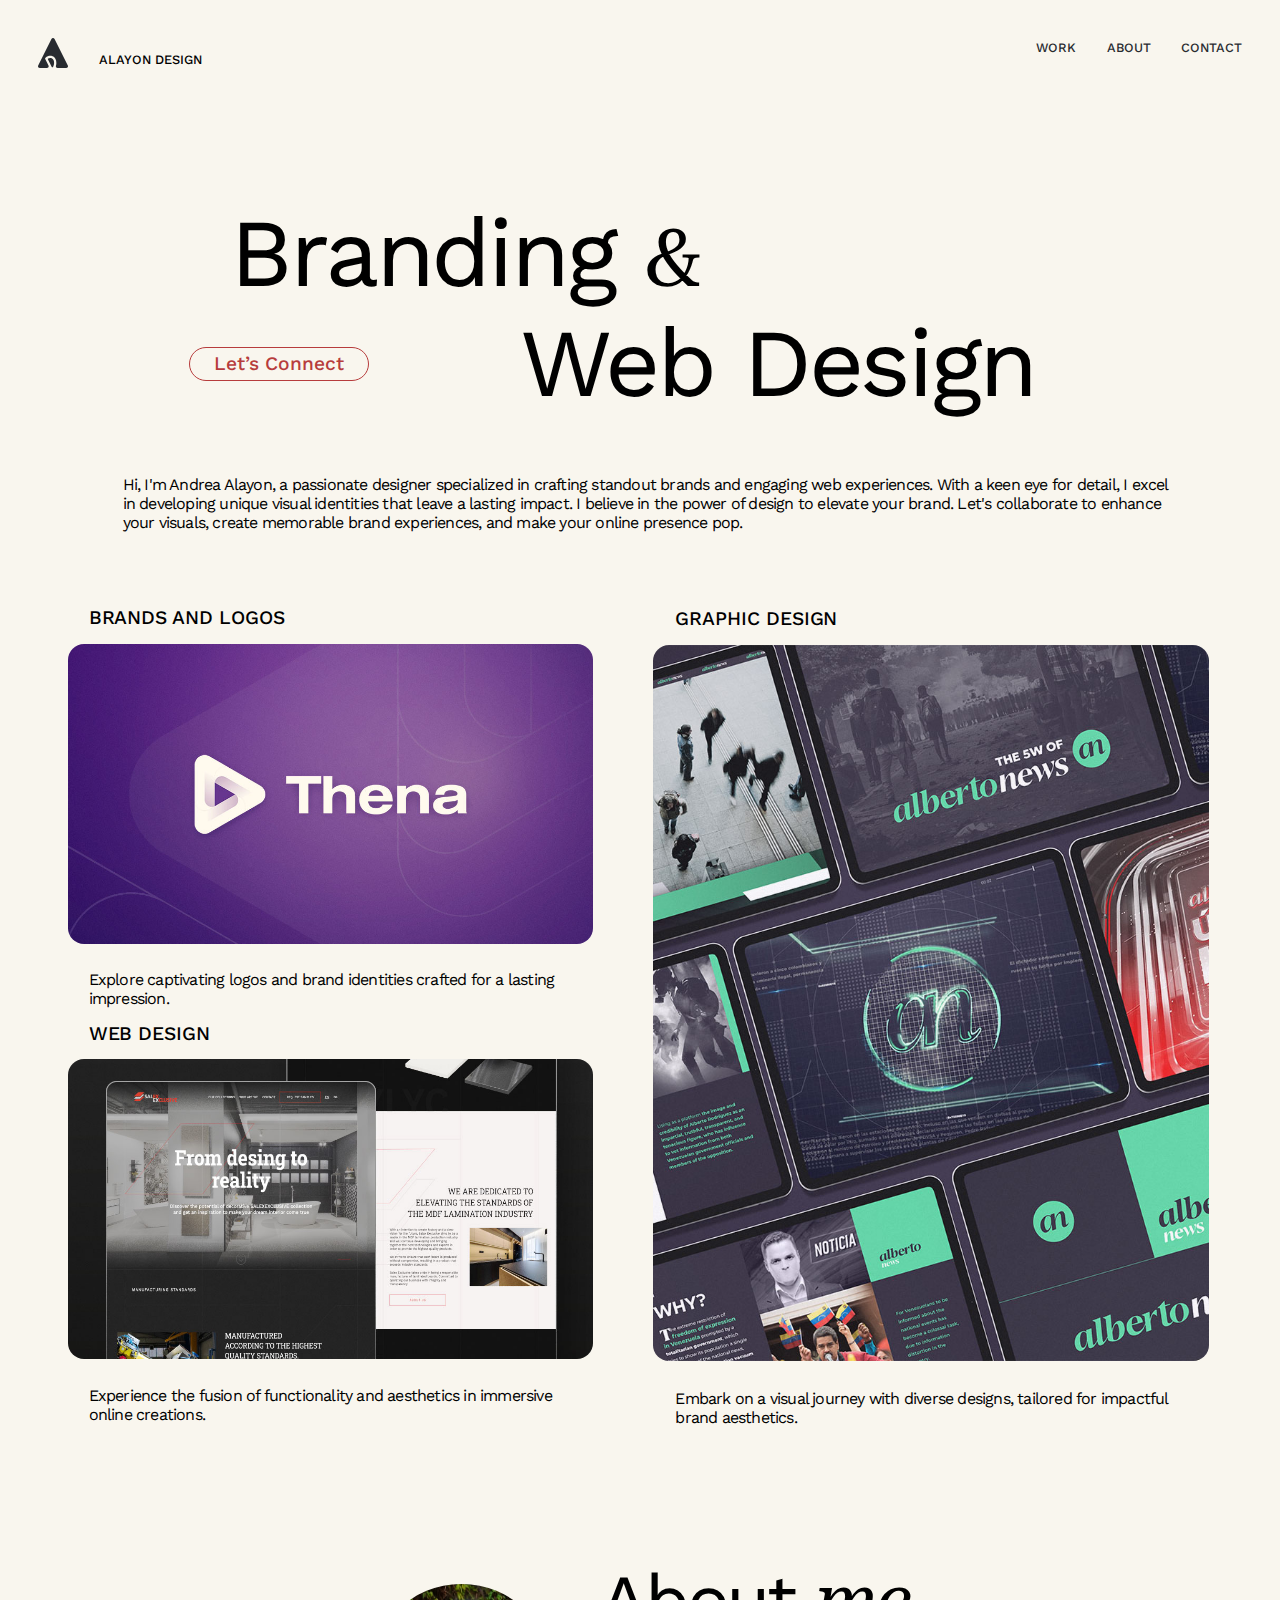
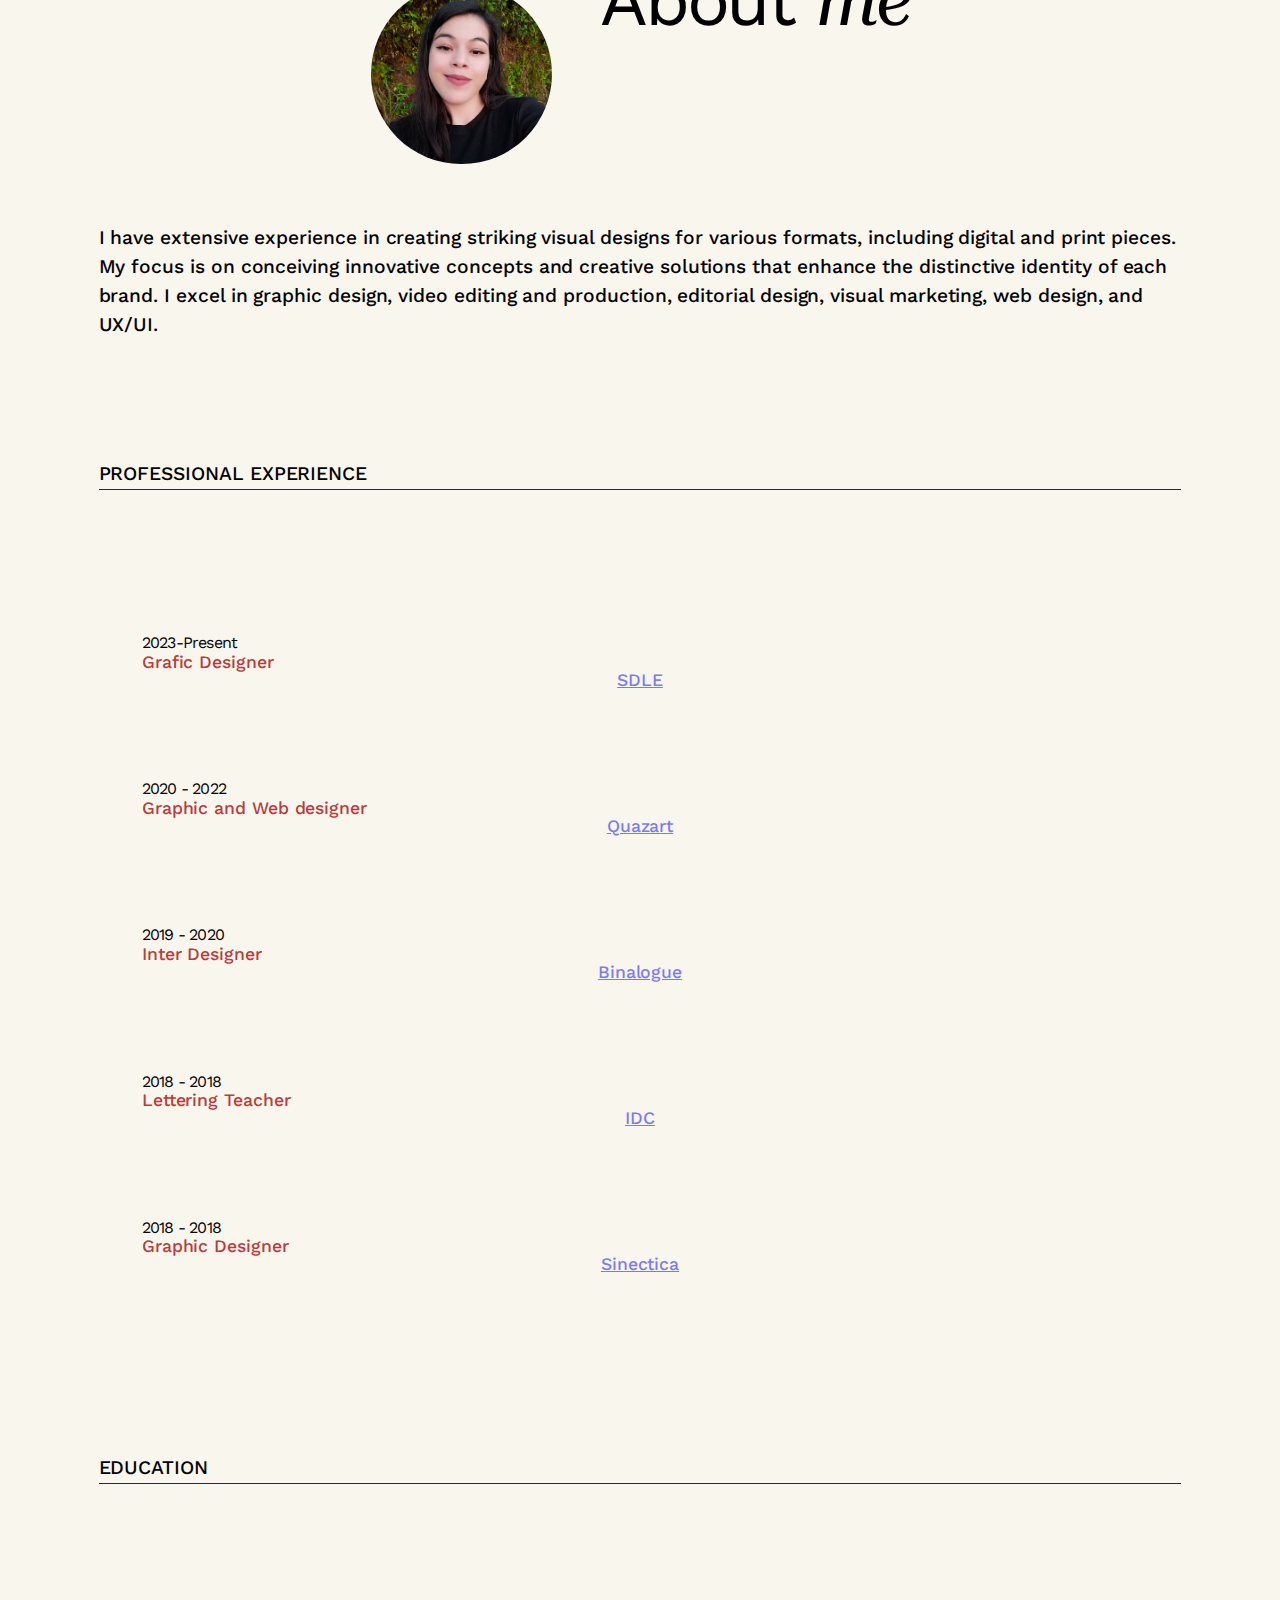
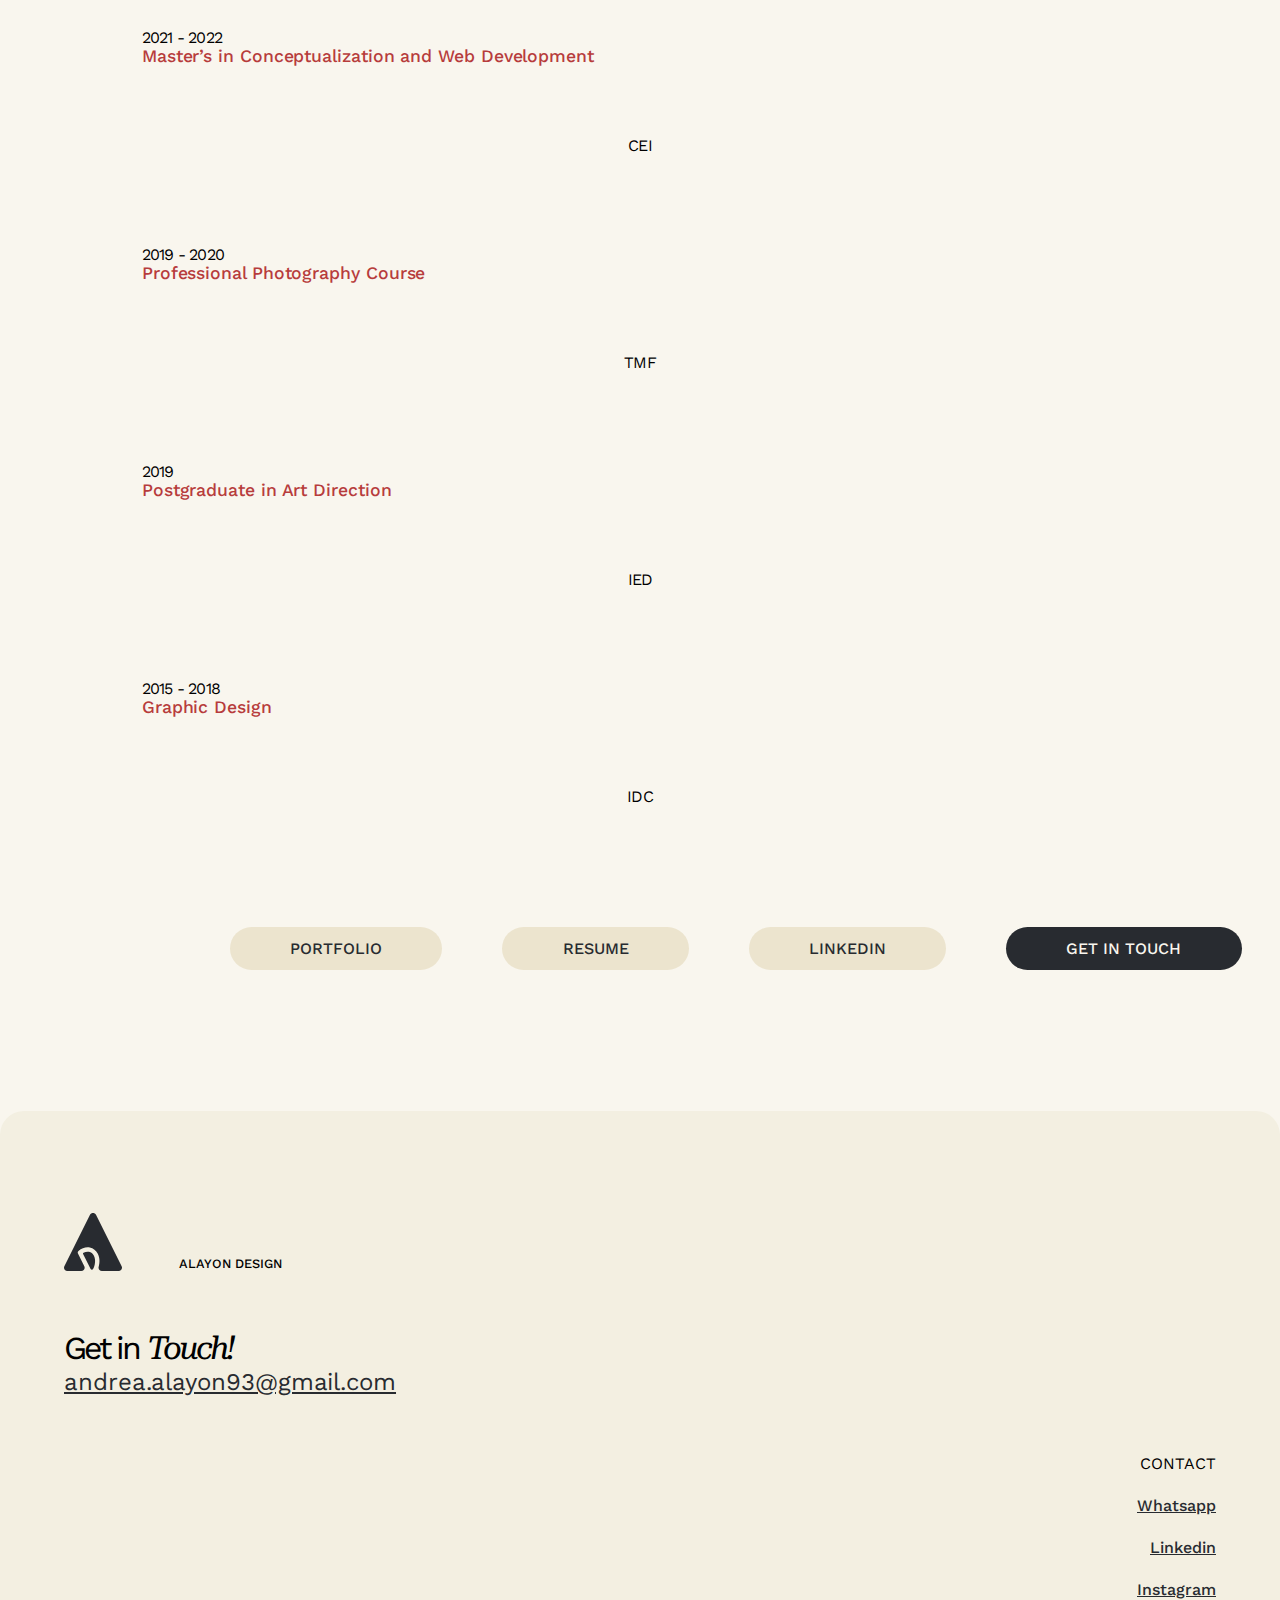
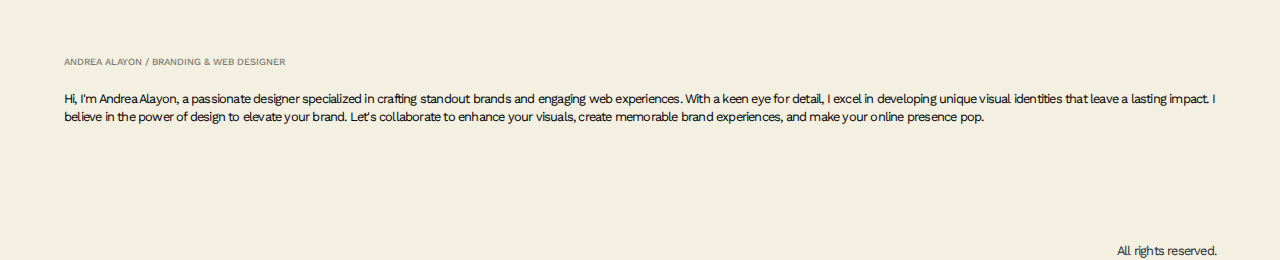
<file: index.html>
<!DOCTYPE html>
<html lang="en">

<head>
    <meta charset="UTF-8">
    <meta name="viewport" content="width=device-width, initial-scale=1.0">


    <!-- BOOTSTRAP -->
    <link href="https://cdn.jsdelivr.net/npm/bootstrap@5.3.2/dist/css/bootstrap.min.css" rel="stylesheet"
        integrity="sha384-T3c6CoIi6uLrA9TneNEoa7RxnatzjcDSCmG1MXxSR1GAsXEV/Dwwykc2MPK8M2HN" crossorigin="anonymous">
    <!-- FONTS -->
    <link rel="preconnect" href="https://fonts.googleapis.com">
    <link rel="preconnect" href="https://fonts.gstatic.com" crossorigin>
    <link
        href="https://fonts.googleapis.com/css2?family=Roboto+Serif:ital,opsz,wght@0,8..144,500;1,8..144,500&family=Work+Sans:wght@400;500&display=swap"
        rel="stylesheet">
    <!-- CSS-->
    <link rel="stylesheet" href="CSS/style.css">
    <!-- FAVICON -->
    <link rel="apple-touch-icon" sizes="180x180" href="img/favicon/apple-touch-icon.png">
    <link rel="icon" type="image/png" sizes="32x32" href="img/favicon/favicon-32x32.png">
    <link rel="icon" type="image/png" sizes="16x16" href="img/favicon/favicon-16x16.png">
    <link rel="manifest" href="img/favicon/site.webmanifest">
    <link rel="mask-icon" href="img/favicon/safari-pinned-tab.svg" color="#5bbad5">
    <meta name="msapplication-TileColor" content="#da532c">
    <meta name="theme-color" content="#ffffff">
    <!-- TITTLE -->
    <title>Alayón Design</title>
</head>

<body class="body">
    <div class="box">
        <!--HEADER-->
        <div class="header">
            <div class="headerLogo">
                <img src="img/alayon_design_logo_grey.svg" onclick="window.location.href='index.html'" alt="logo"
                    class="logo">
                <h5>ALAYON DESIGN</h5>
                <h5></h5>
            </div>
            <div class="headerNav">

                <ul class="nav">
                    <li class="nav-item">
                        <a class="nav-link" aria-current="page" href="#portfolio">WORK</a>
                    </li>
                    <li class="nav-item">
                        <a class="nav-link" href="#about">ABOUT</a>
                    </li>
                    <li class="nav-item">
                        <a class="contact"
                        href="#footer">CONTACT</a>
                    </li>
                </ul>

            </div>
        </div>

        <!--HOME-->
        <section class="container-fluid home">
            <h1>Branding <span>&</span><br>
                Web Design
            </h1>
            <p>Hi, I'm Andrea Alayon, a passionate designer specialized in crafting standout brands and engaging web
                experiences. With a keen eye for detail, I excel in developing unique visual identities that leave a
                lasting impact. I believe in the power of design to elevate your brand. Let's collaborate to enhance
                your visuals, create memorable brand experiences, and make your online presence pop.</p>
            <div class="container btnBox">
                <button type="button" class="btn btn-link"
                    onclick="location.href='mailto:andrea.alayon93@gmail.com?subject=Job%20Interview%20Request&body=Hi%20Andrea!%20I%20have%20reviewed%20your%20profile%20and%20I%20am%20very%20interested%20in%20talking%20to%20you%20about%20an%20job%20opportunity.%20Can%20we%20schedule%20a%20quick%20call%20this%20week?%20Thank%20you!'">Let’s
                    Connect</button>
            </div>
        </section>
        <!--HOME 2-->
        <section class="container-fluid homeTwo">
            <div class="container branding">
                <h1>Branding <span>&</span></h1>
            </div>
            <div class="container-fluid webDesign">

                <div class="container btnBox">
                    <button type="button" class="btn btn-link"
                        onclick="location.href='mailto:andrea.alayon93@gmail.com?subject=Job%20Interview%20Request&body=Hi%20Andrea!%20I%20have%20reviewed%20your%20profile%20and%20I%20am%20very%20interested%20in%20talking%20to%20you%20about%20an%20job%20opportunity.%20Can%20we%20schedule%20a%20quick%20call%20this%20week?%20Thank%20you!'">Let’s
                        Connect</button>
                </div>

                <h1>Web Design</h1>
            </div>
            <div class="container-fluid text">
                <div class="row">
                    <div class="col-6"></div>
                    <div class="col-6">
                        <p>Hi, I'm Andrea Alayon, a passionate designer specialized in crafting standout brands and
                            engaging web
                            experiences. With a keen eye for detail, I excel in developing unique visual identities
                            that
                            leave a
                            lasting impact. I believe in the power of design to elevate your brand. Let's
                            collaborate to
                            enhance
                            your visuals, create memorable brand experiences, and make your online presence pop.</p>
                    </div>
                </div>
            </div>



        </section>

        <!--Portfolio-->
        <section id="portfolio" class="container-fluid portfolio">
            <div class="row pfs">
                <!--COl1-->
                <div class="col-12 col-md-6">
                    <div class="row porRow">
                        <div class="col-12 porColCss porA">
                            <h5>GRAPHIC DESIGN</h5>
                            <div class="container-fluid porBox porBoxA"
                                onclick="window.open('portfolioGraphic.html', '_blank');">
                            </div>
                            <div class="container-fluid">
                                <p>Embark on a visual journey with diverse designs, tailored for impactful brand
                                    aesthetics.
                                </p>
                                <button type="button" class="btn btn-link"
                                    onclick="window.open('portfolioGraphic.html', '_blank');">Discover</button>
                            </div>
                        </div>
                        <div class="col-12 porColCss porB">
                            <h5>BRANDS AND LOGOS</h5>
                            <div class="container-fluid porBox porBoxB"
                                onclick="window.open('portfolioLogos.html', '_blank');">

                            </div>
                            <div class="container-fluid">
                                <p>Explore captivating logos and brand identities crafted for a lastin g impression.</p>
                                <button type="button" class="btn btn-link"
                                    onclick="window.open('portfolioLogos.html', '_blank');">Discover</button>
                            </div>
                        </div>
                    </div>
                </div>

                <!--COL2-->
                <div class="col-12 col-md-6">
                    <div class="row porRow">
                        <div class="col-12 porColCss porC " onclick="window.open('portfolioWeb.html', '_blank');">
                            <h5>WEB DESIGN</h5>
                            <div class="container-fluid porBox porBoxC">

                            </div>
                            <div class="container-fluid">
                                <p>Experience the fusion of functionality and aesthetics in immersive online creations.
                                </p>
                                <button type="button" class="btn btn-link"
                                    onclick="window.open('portfolioWeb.html', '_blank');">Discover</button>
                            </div>
                        </div>
                    </div>
                </div>
            </div>

            <div class="row pfm">
                <!--COl1-->
                <div class="col-12 col-md-6">
                    <div class="row porRow">
                        <div class="col-12 porColCss porA">
                            <h5>BRANDS AND LOGOS</h5>
                            <div class="container-fluid porBox porBoxB"
                                onclick="window.open('portfolioLogos.html', '_blank');">

                            </div>
                            <div class="container-fluid">
                                <p>Explore captivating logos and brand identities crafted for a lasting impression.</p>
                                <button type="button" class="btn btn-link"
                                    onclick="window.open('portfolioLogos.html', '_blank');">Discover</button>
                            </div>

                        </div>
                        <div class="col-12 porColCss porB">
                            <h5>WEB DESIGN</h5>
                            <div class="container-fluid porBox porBoxC"
                                onclick="window.open('portfolioWeb.html', '_blank');">

                            </div>
                            <div class="container-fluid">
                                <p>Experience the fusion of functionality and aesthetics in immersive online creations.
                                </p>
                                <button type="button" class="btn btn-link"
                                    onclick="window.open('portfolioWeb.html', '_blank');">Discover</button>
                            </div>
                        </div>
                    </div>
                </div>

                <!--COL2-->
                <div class="col-12 col-md-6">
                    <div class="row porRow">
                        <div class="col-12 porColCss porC " onclick="window.open('portfolioGraphic.html', '_blank');">
                            <h5>GRAPHIC DESIGN</h5>
                            <div class="container-fluid porBox porBoxA"
                                onclick="window.open('portfolioGraphic.html', '_blank');">
                            </div>
                            <div class="container-fluid">
                                <p>Embark on a visual journey with diverse designs, tailored for impactful brand
                                    aesthetics.
                                </p>
                                <button type="button" class="btn btn-link"
                                    onclick="window.open('portfolioGraphic.html', '_blank');">Discover</button>
                            </div>
                        </div>
                    </div>
                </div>
            </div>
        </section>

        <!--ABOUT-->
        <section id="about" class="container-fluid about">
            <div class="container-fluid aboutHead">
                <div class="row">
                    <div class="col-12 col-md-6 horizontal">
                        <img src="img/andrea_alayon.jpg" class="profilePicture shadow-sm">
                        <h1>About <span>me</span></h1>
                    </div>
                    <div class="col-12 col-md-6">
                        <p>
                            I have extensive experience in creating striking visual designs for various formats,
                            including
                            digital and print pieces. My focus is on conceiving innovative concepts and creative
                            solutions
                            that
                            enhance the distinctive identity of each brand. I excel in graphic design, video editing and
                            production, editorial design, visual marketing, web design, and UX/UI.
                        </p>
                    </div>
                </div>
            </div>

            <div class="row">
                <div class="col-12 col-md-6">
                    <div class="container aboSec">
                        <h4>PROFESSIONAL EXPERIENCE</h4>

                        <div class="container aboutGroup">

                            <!--item -->
                            <div class="row aboutItem ">
                                <div class="col-3 colA">
                                    <p>2023-Present</p>
                                </div>
                                <div class="col-6 col-md-7 colB">
                                    <h2>Grafic Designer</h2>
                                </div>
                                <div class="col-3 col-md-2 colC">
                                    <a class="nav-link active" aria-current="page" href="https://sdle.es/"
                                        target="_blank">SDLE</a>
                                </div>
                            </div>


                            <!--item -->
                            <div class="row aboutItem ">
                                <div class="col-3 colA">
                                    <p>2020 - 2022</p>
                                </div>
                                <div class="col-6 col-md-7 colB">
                                    <h2>Graphic and Web designer</h2>
                                </div>
                                <div class="col-3 col-md-2 colC">
                                    <a class="nav-link active" aria-current="page" href="https://www.quazart.org/es"
                                        target="_blank">Quazart</a>
                                </div>
                            </div>

                            <!--item -->
                            <div class="row aboutItem ">
                                <div class="col-3 colA">
                                    <p>2019 - 2020</p>
                                </div>
                                <div class="col-6 col-md-7 colB">
                                    <h2>Inter Designer</h2>
                                </div>
                                <div class="col-3 col-md-2 colC">
                                    <a class="nav-link active" aria-current="page" href="https://binalogue.com/"
                                        target="_blank">Binalogue</a>
                                </div>
                            </div>

                            <!--item -->
                            <div class="row aboutItem ">
                                <div class="col-3 colA">
                                    <p>2018 - 2018</p>
                                </div>
                                <div class="col-6 col-md-7  colB">
                                    <h2>Lettering Teacher</h2>
                                </div>
                                <div class="col-3 col-md-2 colC">
                                    <a class="nav-link active" aria-current="page" href="https://disegno.com/"
                                        target="_blank">IDC</a>
                                </div>
                            </div>

                            <!--item -->
                            <div class="row aboutItem ">
                                <div class="col-3 colA">
                                    <p>2018 - 2018</p>
                                </div>
                                <div class="col-6 col-md-7  colB">
                                    <h2>Graphic Designer</h2>
                                </div>
                                <div class="col-3 col-md-2  colC">
                                    <a class="nav-link active" aria-current="page" href="https://www.sinectica.io/"
                                        target="_blank">Sinectica</a>
                                </div>
                            </div>


                        </div>

                    </div>
                    <div class="container btnGroup">
                        <div class="container btnBox">
                            <button type="button" class="btn btn-link">
                                <a href="cv/andrea_alayon_cv_EN.pdf" download="andrea_alayon_cv_EN.pdf"> RESUME
                                </a></button>
                            <button type="button" class="btn btn-link" onclick="window.location= '#portfolio'">
                                PORTFOLIO</button>
                        </div>
                    </div>

                </div>
                <div class="col-12 col-md-6">
                    <div class="container aboSec">
                        <h4>EDUCATION</h4>

                        <div class="container aboutGroup">

                            <!--item -->
                            <div class="row aboutItem ">
                                <div class="col-3 colA">
                                    <p>2021 - 2022 </p>
                                </div>
                                <div class="col-6 col-md-7 colB">
                                    <h2>Master’s in Conceptualization and Web Development</h2>
                                </div>
                                <div class="col-3 col-md-2  colC">
                                    <p>CEI</p>
                                </div>
                            </div>


                            <!--item -->
                            <div class="row aboutItem ">
                                <div class="col-3 colA">
                                    <p>2019 - 2020 </p>
                                </div>
                                <div class="col-6 col-md-7 colB">
                                    <h2>Professional Photography Course</h2>
                                </div>
                                <div class="col-3 col-md-2 colC">
                                    <p>TMF</p>
                                </div>
                            </div>

                            <!--item -->
                            <div class="row aboutItem ">
                                <div class="col-3 colA">
                                    <p>2019</p>
                                </div>
                                <div class="col-6 col-md-7 colB">
                                    <h2>Postgraduate in Art Direction</h2>
                                </div>
                                <div class="col-3 col-md-2 colC">
                                    <p>IED</p>
                                </div>
                            </div>

                            <!--item -->
                            <div class="row aboutItem ">
                                <div class="col-3 colA">
                                    <p>2015 - 2018</p>
                                </div>
                                <div class="col-6 col-md-7 colB">
                                    <h2>Graphic Design</h2>
                                </div>
                                <div class="col-3 col-md-2 colC">
                                    <p>IDC</p>
                                </div>
                            </div>



                        </div>

                    </div>

                    <div class="container btnGroup">
                        <div class="container btnBox">
                            <button type="button" class="btn btn-link"
                                onclick="window.open('https://www.linkedin.com/in/aalayon/', '_blank');">LINKEDIN</button>
                            <button type="button" class="btn git btn-link"
                                onclick="location.href='mailto:andrea.alayon93@gmail.com?subject=Job%20Interview%20Request&body=Hi%20Andrea!%20I%20have%20reviewed%20your%20profile%20and%20I%20am%20very%20interested%20in%20talking%20to%20you%20about%20an%20job%20opportunity.%20Can%20we%20schedule%20a%20quick%20call%20this%20week?%20Thank%20you!'">GET
                                IN TOUCH</button>
                        </div>
                    </div>
                </div>
                <div class="col-12 btnGroup2">

                    <div class="container-fluid btnBox2">
                        <button type="button" class="btn btn-link" onclick="window.location= '#portfolio'">
                            PORTFOLIO</button>
                        <button type="button" class="btn btn-link">
                            <a href="cv/andrea_alayon_cv_EN.pdf" download="andrea_alayon_cv_EN.pdf"> RESUME
                            </a></button>
                        <button type="button" class="btn btn-link"
                            onclick="window.open('https://www.linkedin.com/in/aalayon/', '_blank');">LINKEDIN</button>
                        <button type="button" class="btn git btn-link"
                            onclick="location.href='mailto:andrea.alayon93@gmail.com?subject=Job%20Interview%20Request&body=Hi%20Andrea!%20I%20have%20reviewed%20your%20profile%20and%20I%20am%20very%20interested%20in%20talking%20to%20you%20about%20an%20job%20opportunity.%20Can%20we%20schedule%20a%20quick%20call%20this%20week?%20Thank%20you!'">GET
                            IN TOUCH</button>
                    </div>

                </div>
            </div>
        </section>
    </div>
    <footer id="footer" class="container-fluid">
        <div class="container-fluid footerMain">
            <div class="container-fluid">
                <div class="row">
                    <div class="col-12 col-md-6">
                        <div class="footerLogo">
                            <img src="img/alayon_design_logo_grey.svg" onclick="window.location.href='index.html'" alt="logo"
                            class="logo">
                            <h5>ALAYON DESIGN</h5>
                        </div>
                        <div class="footerEmail">
                            <h2>Get in <span>Touch!</span></h2>
                            <a href="mailto:andrea.alayon93@gmail.com?subject=Job%Oportunity&body=Hi%20Andrea!%20I%20have%20reviewed%20your%20profile%20and%20I%20am%20very%20interested%20in%20talking%20to%20you%20about%20an%20job%20opportunity.%20Can%20we%20schedule%20a%20quick%20call%20this%20week?%20Thank%20you!"
                                target="_blank">andrea.alayon93@gmail.com</a>
                        </div>
                    </div>
                    <div class="col-12 col-md-6">
                        <div class="container-fluid footerLink">
                            <h5>CONTACT</h5>
                            <a href="https://api.whatsapp.com/send?phone=34652604792&text=Hi%20Andrea!%20%F0%9F%91%8B%20I've%20reviewed%20your%20profile%20and%20I'm%20very%20interested%20in%20talking%20to%20you%20about%20an%20job%20opportunity.%20Can%20we%20schedule%20a%20quick%20call%20this%20week?%20Thank%20you!%20"
                                target="_blank">Whatsapp</a>
                            <a href="https://www.linkedin.com/in/aalayon/" target="_blank">Linkedin</a>
                            <a href="https://www.instagram.com/alayondesign?igsh=ZTloZnNvdzV5dGF5&utm_source=qr"
                                target="_blank">Instagram</a>
                        </div>
                    </div>
                    <div class="col-12 col-md-6">
                        <div class="container-fluid footerEnd">
                            <h5>ANDREA ALAYON / BRANDING & WEB DESIGNER</h5>
                            <p>
                                Hi, I'm Andrea Alayon, a passionate designer specialized in crafting standout brands
                                and
                                engaging web experiences. With a keen eye for detail, I excel in developing unique
                                visual
                                identities that leave a lasting impact. I believe in the power of design to elevate
                                your
                                brand. Let's collaborate to enhance your visuals, create memorable brand
                                experiences,
                                and
                                make your online presence pop.
                            </p>

                        </div>
                    </div>
                    <div class="col-12 col-md-6 pRig">
                        <p class="span">All rights reserved.</p>
                    </div>
                </div>
            </div>
        </div>
    </footer>

</body>

</html>
</file>
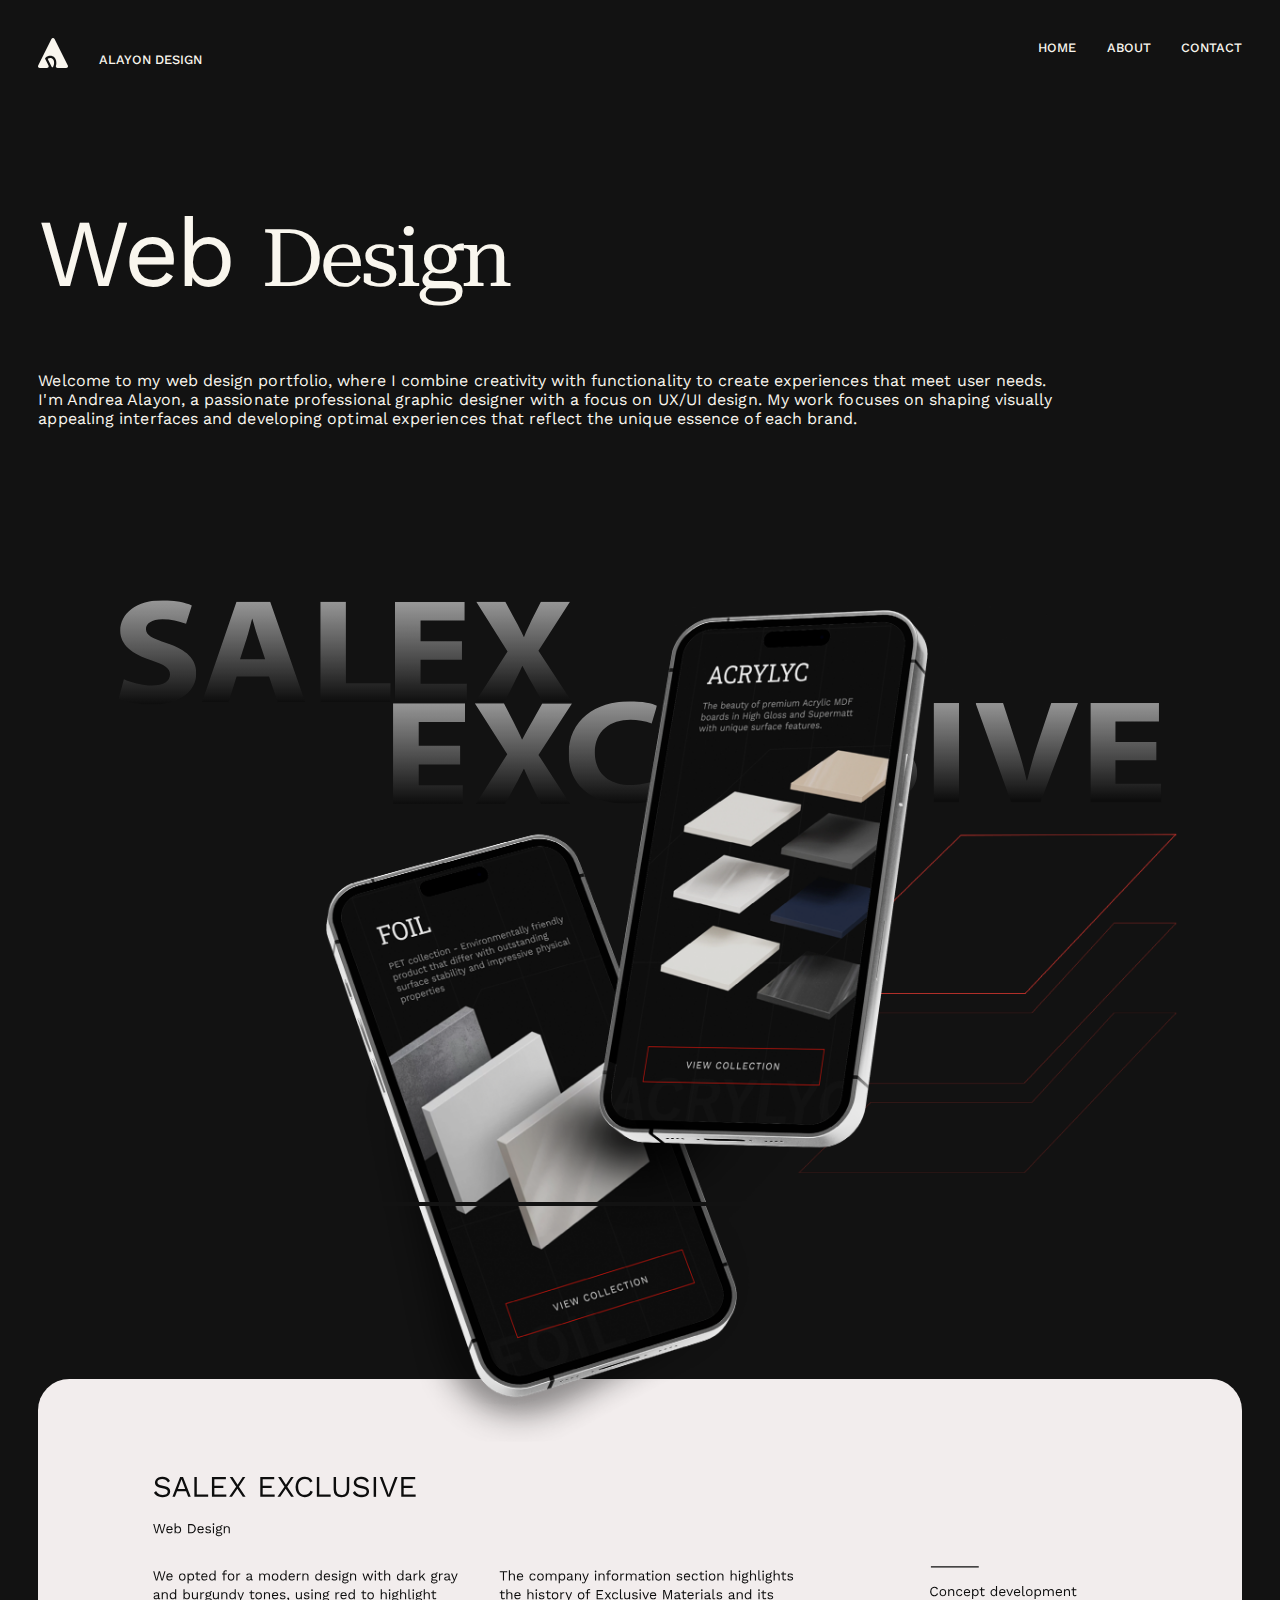
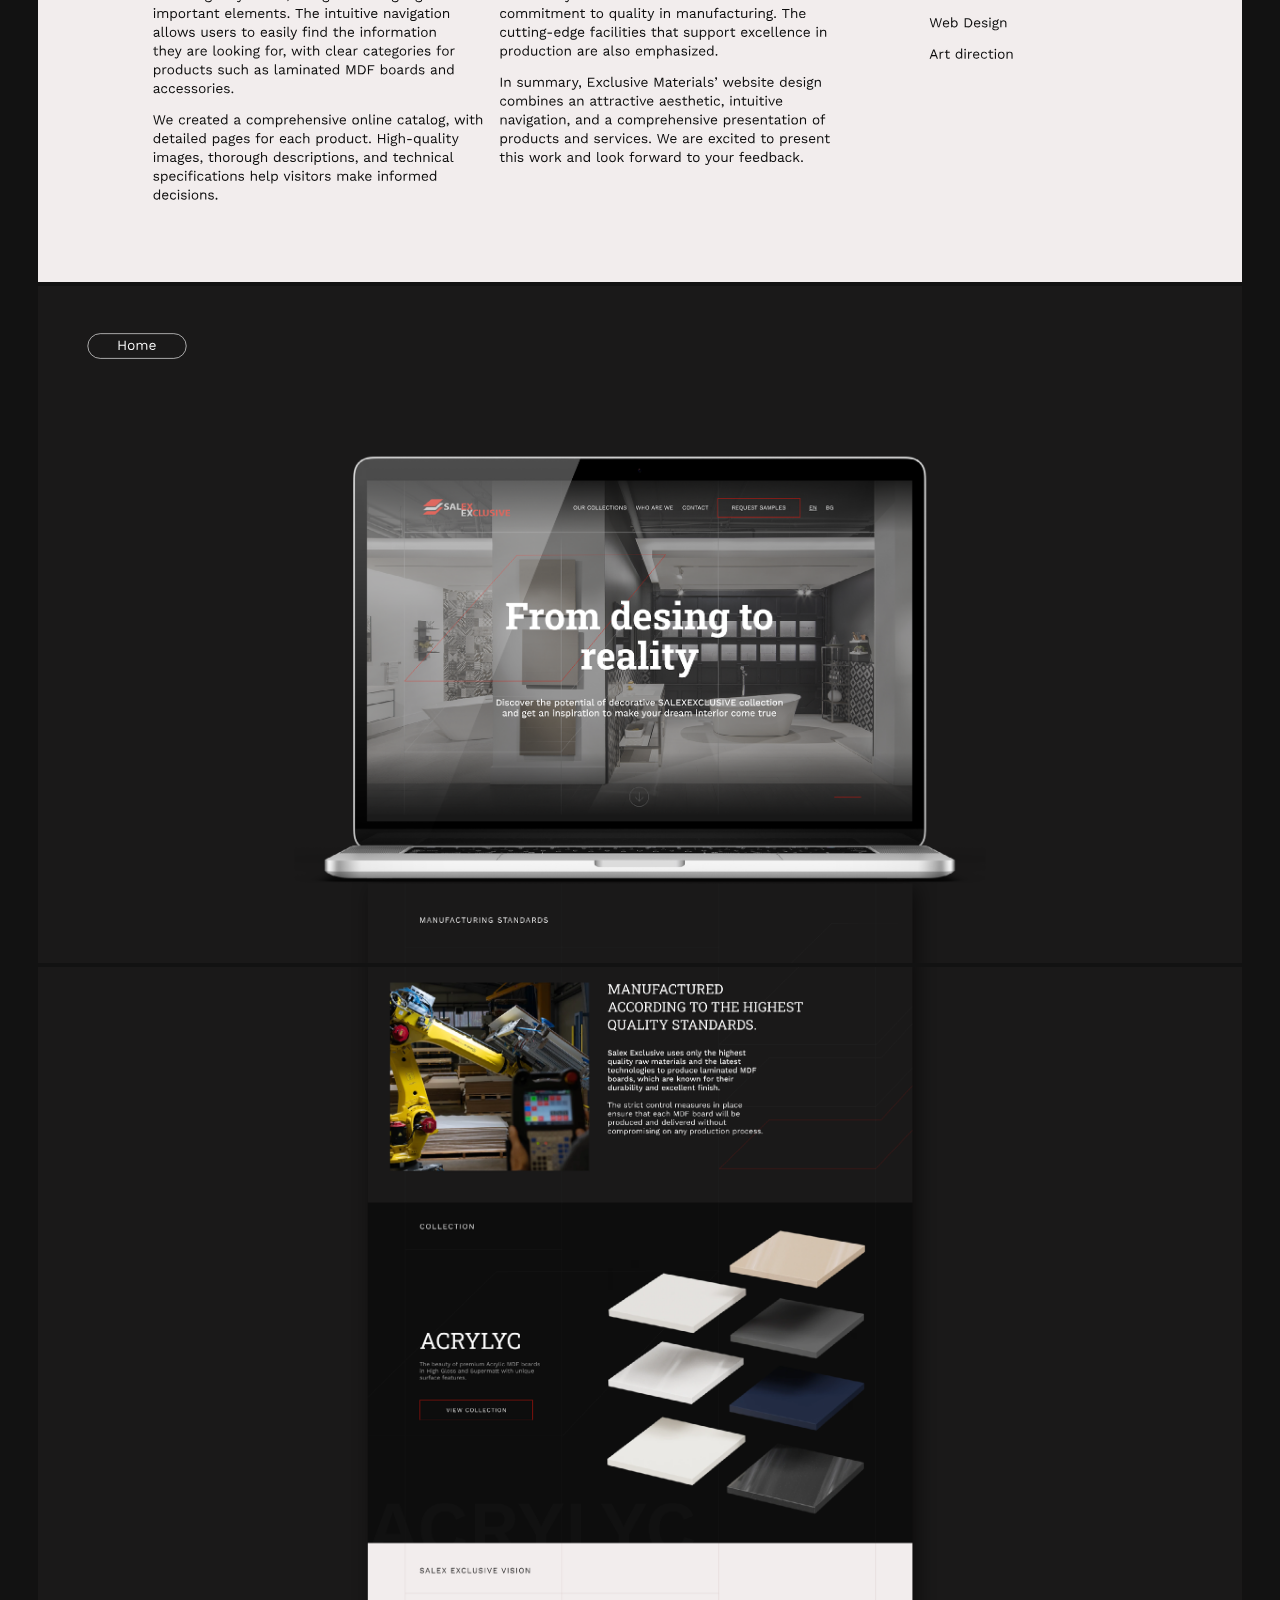
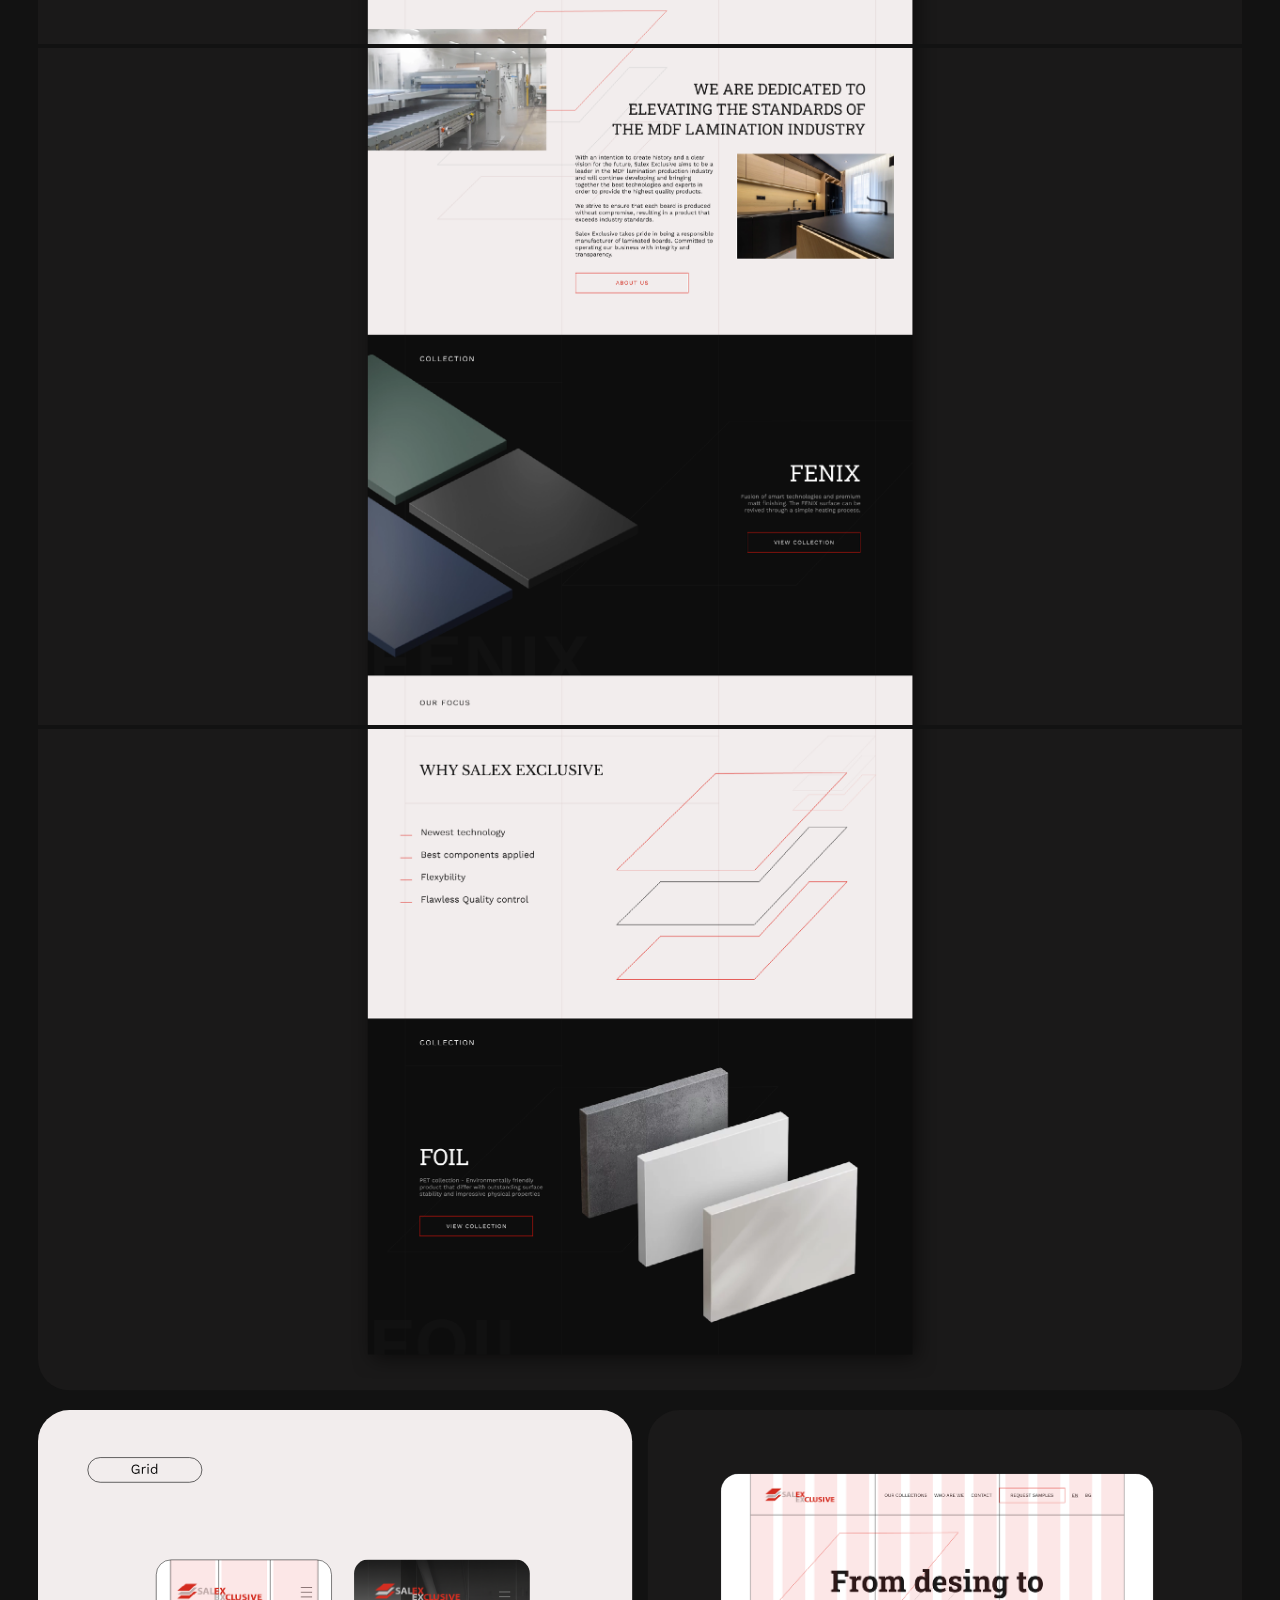
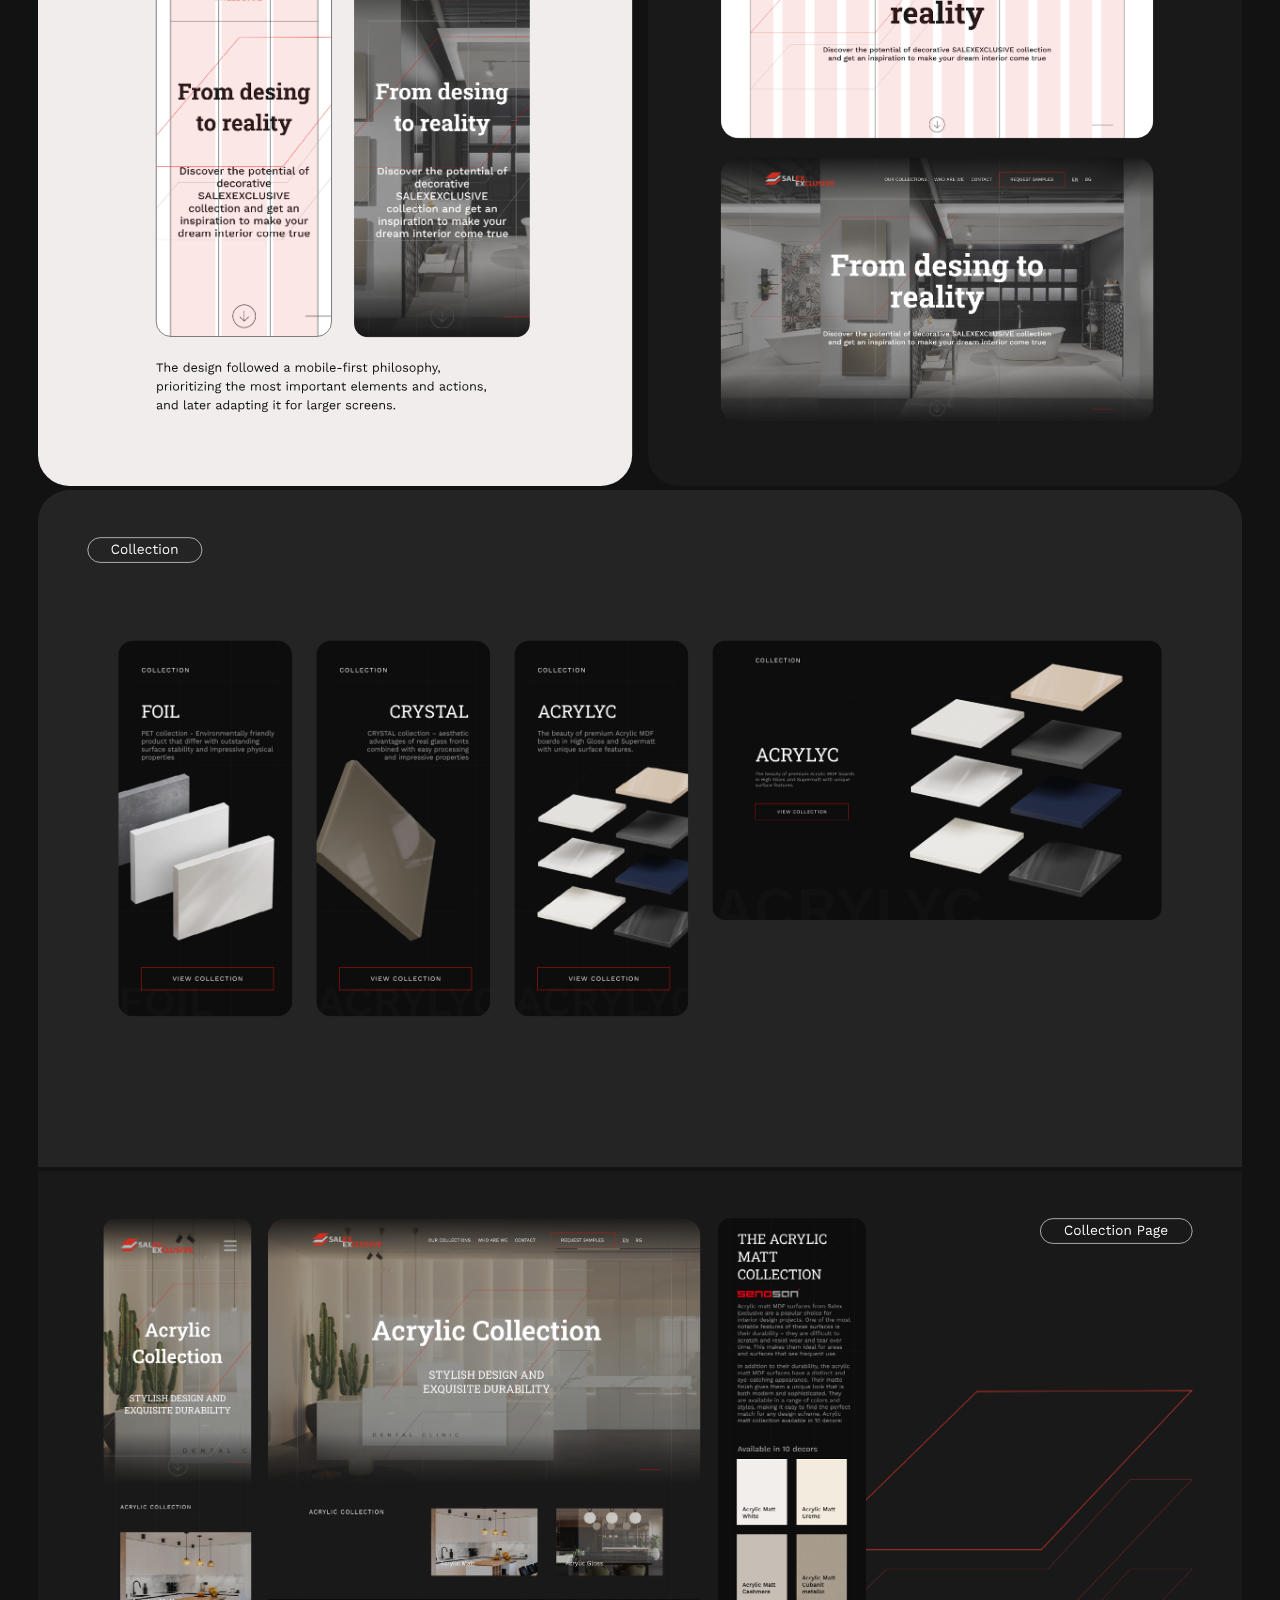
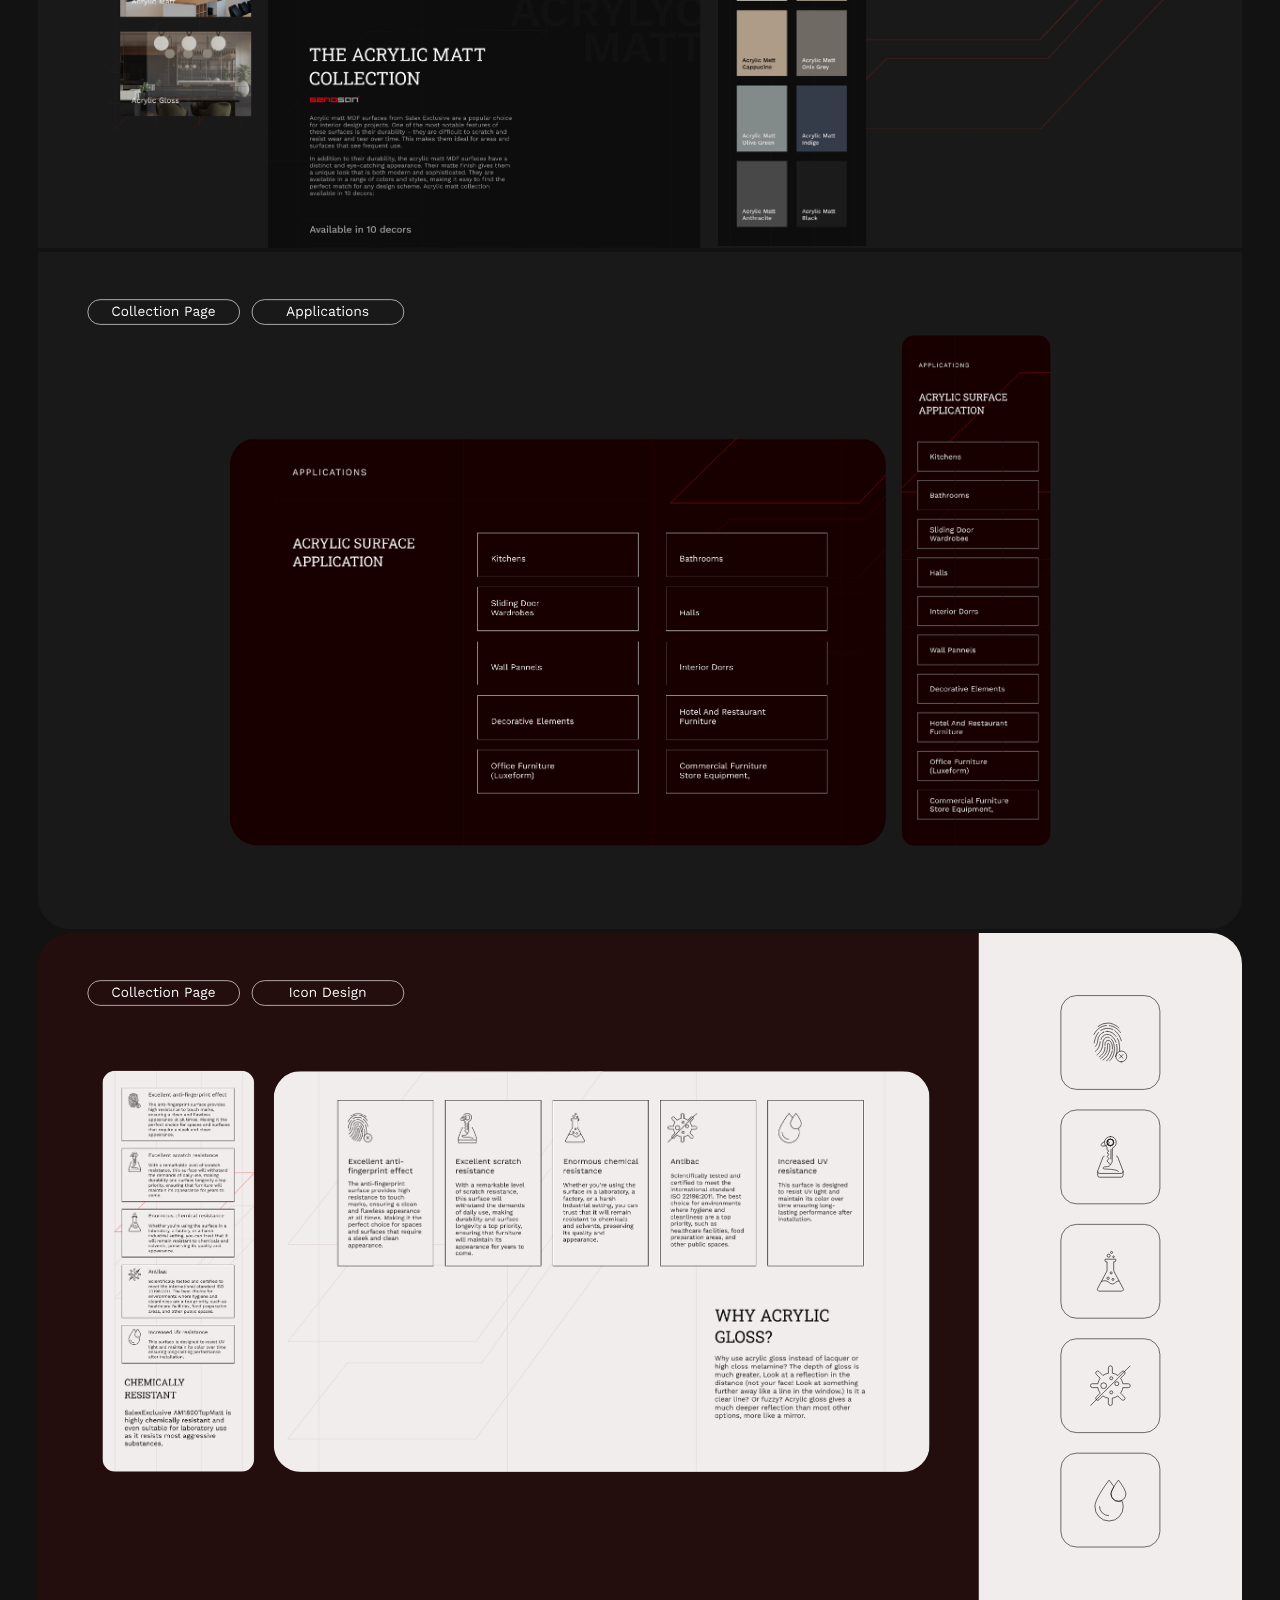
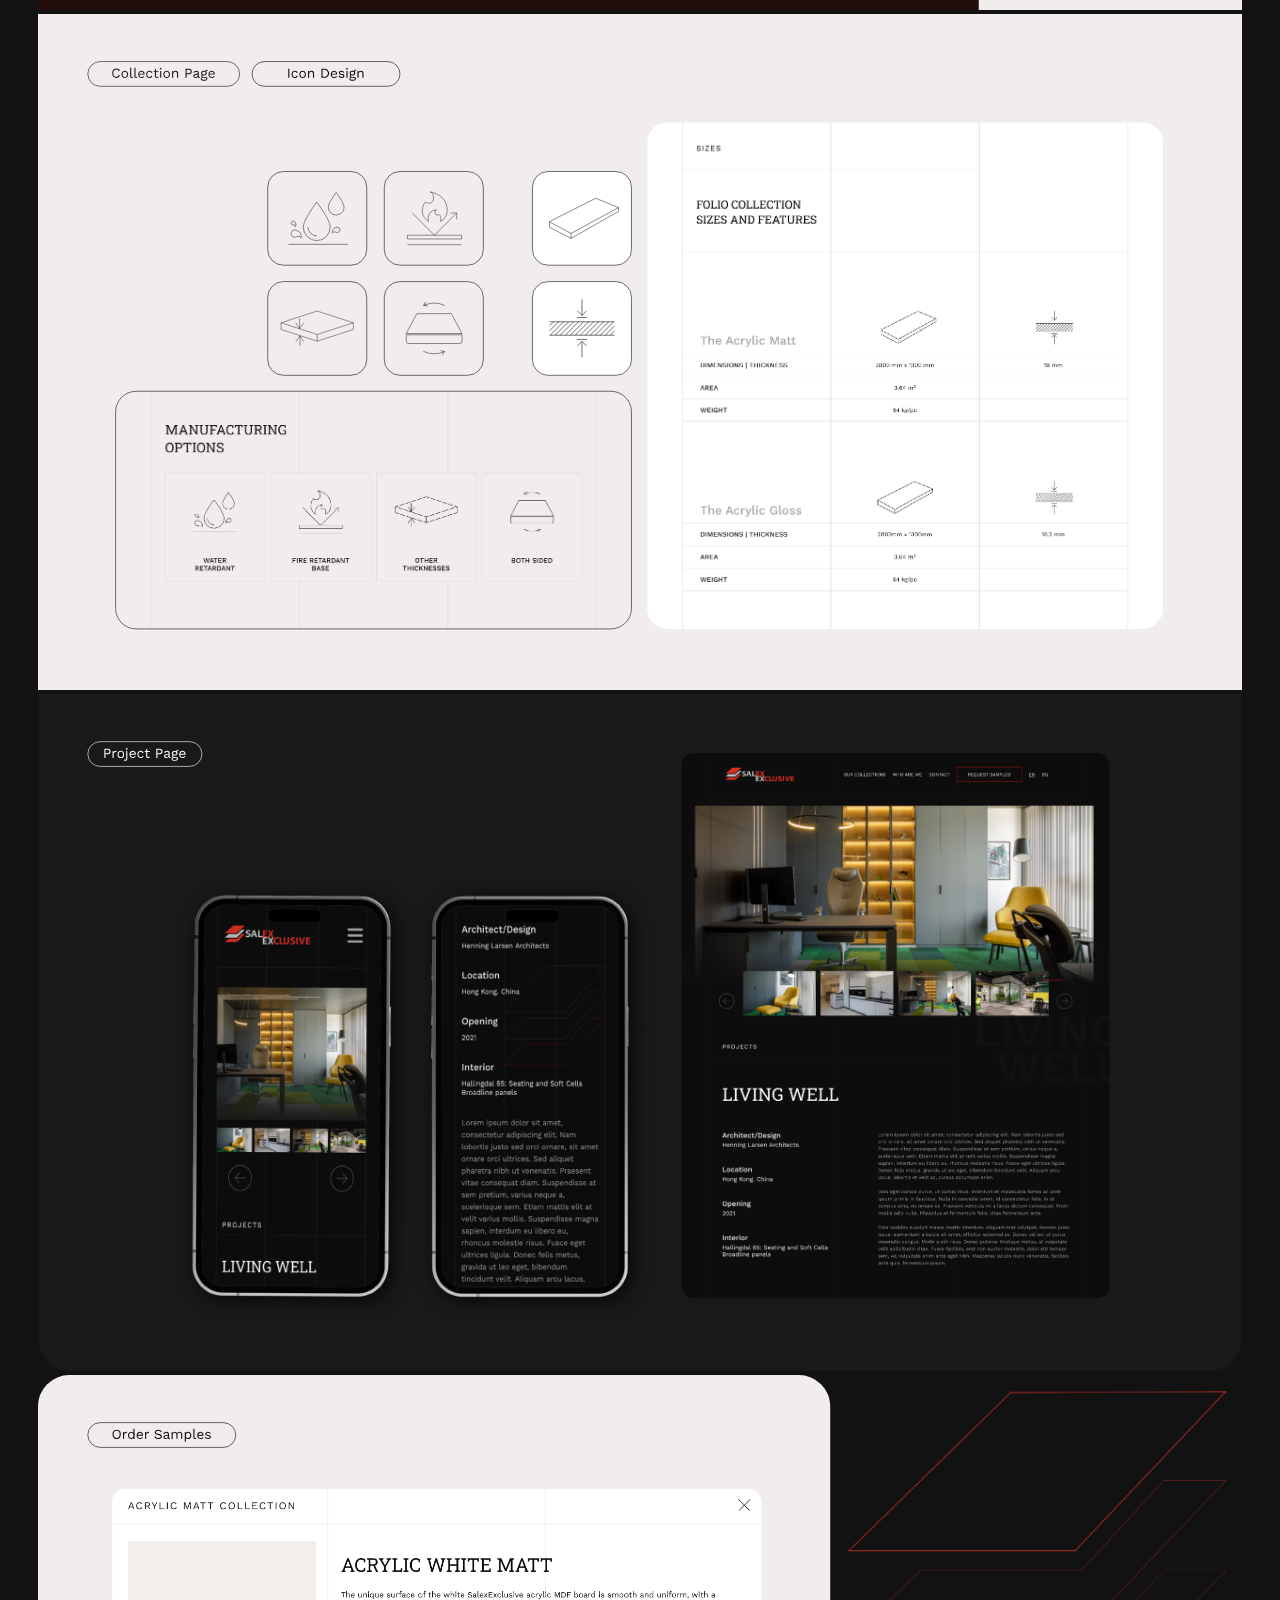
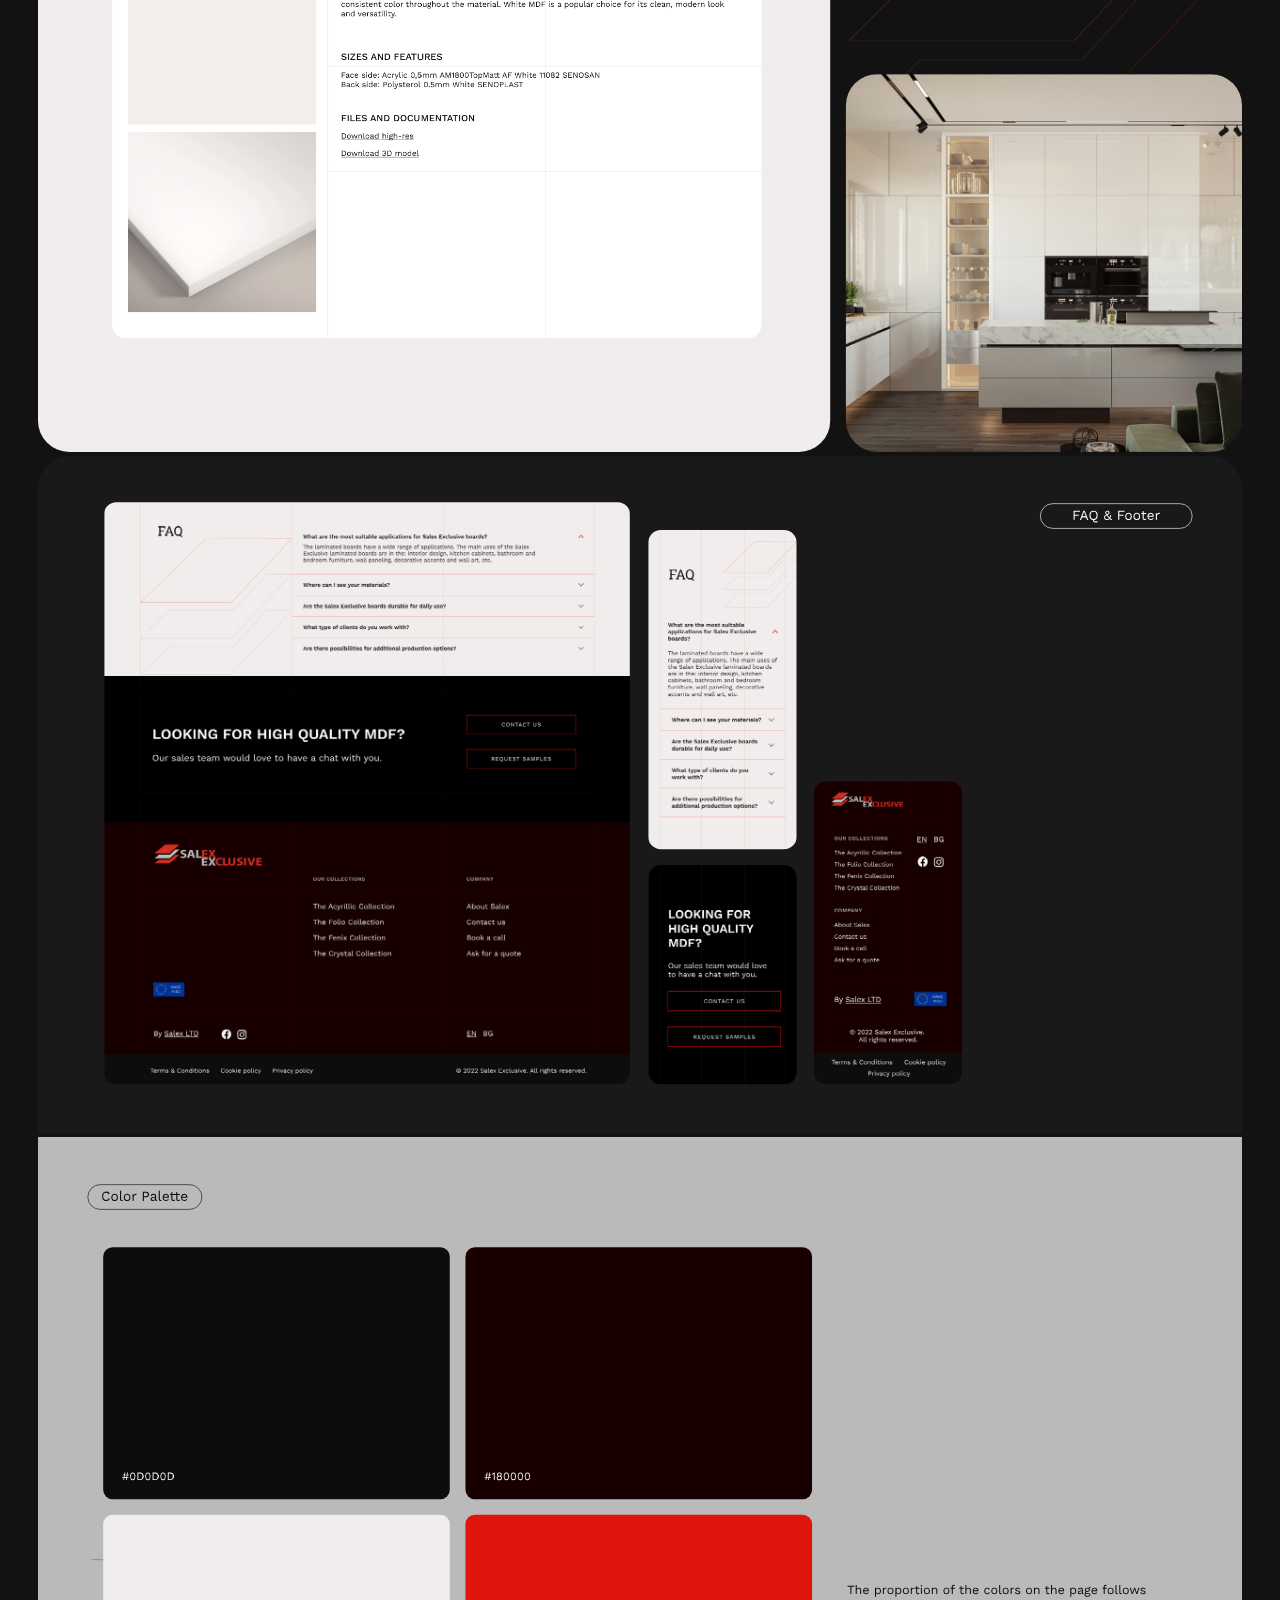
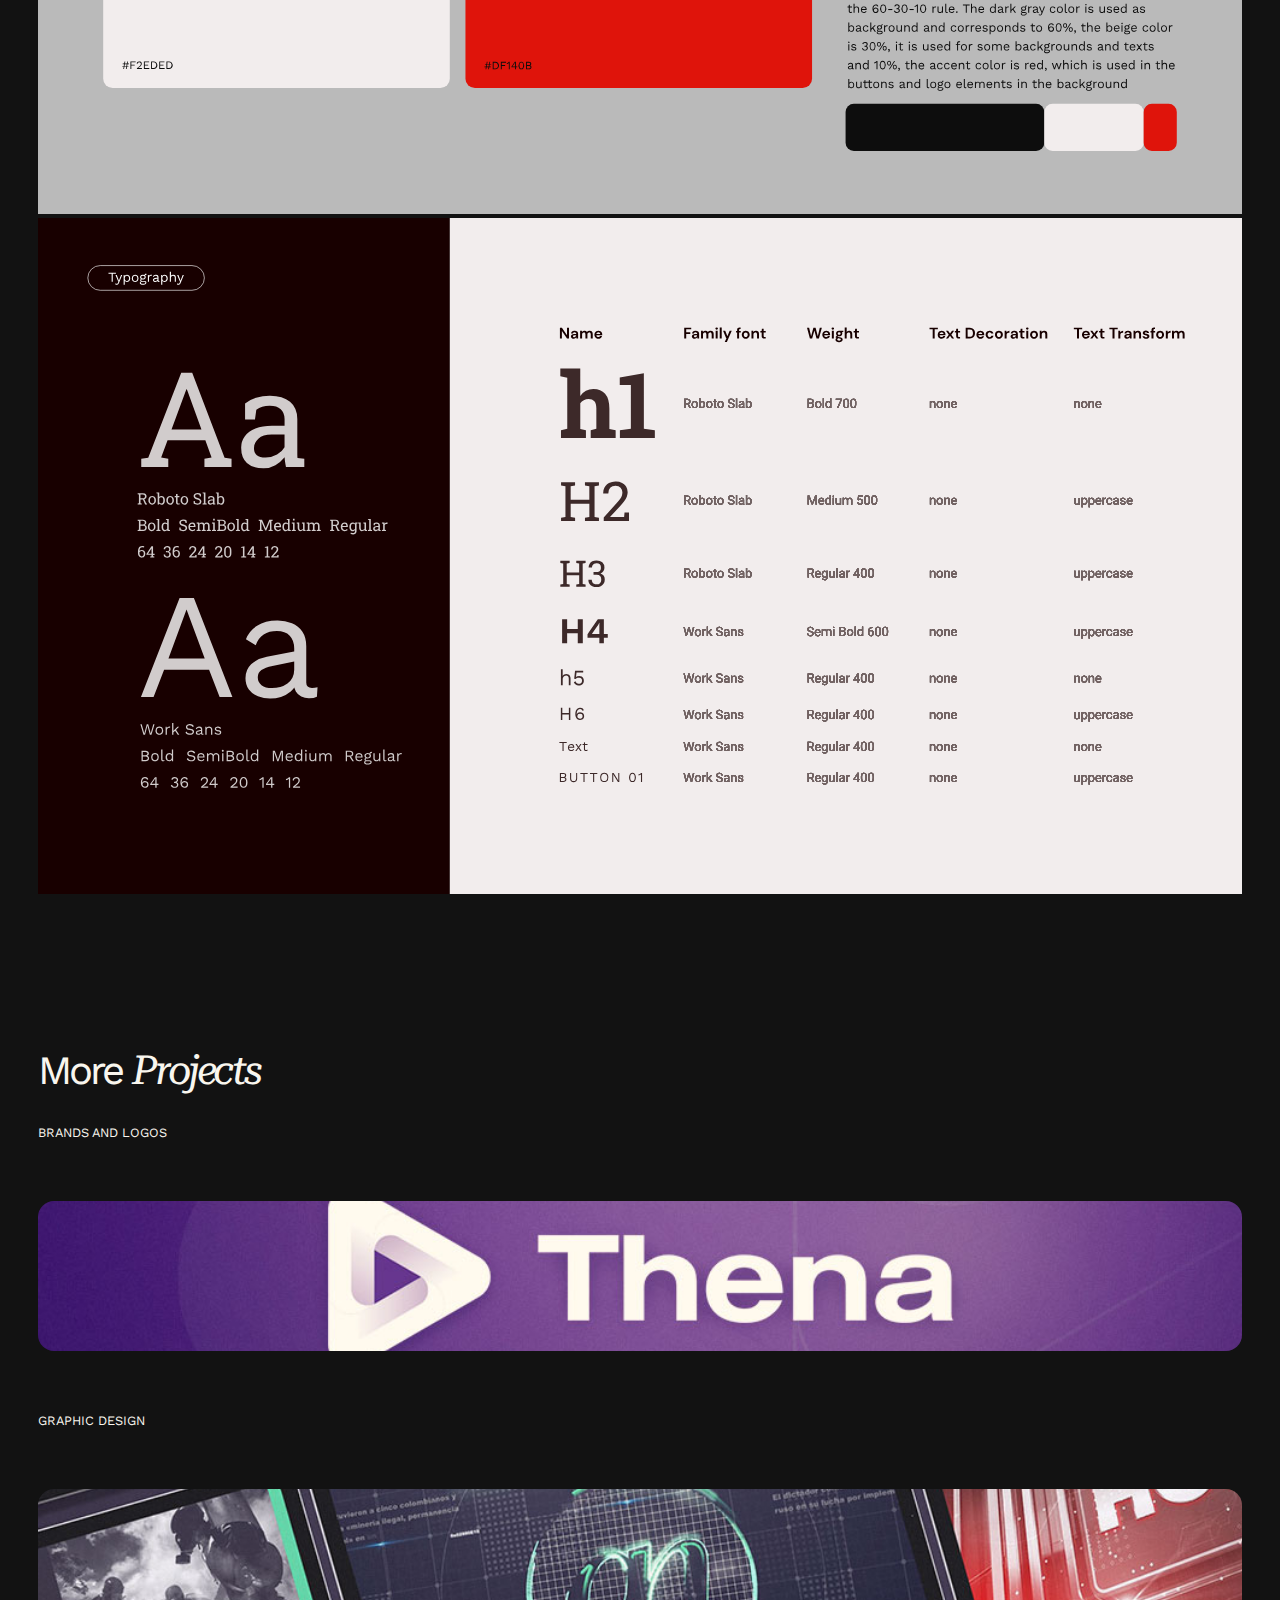
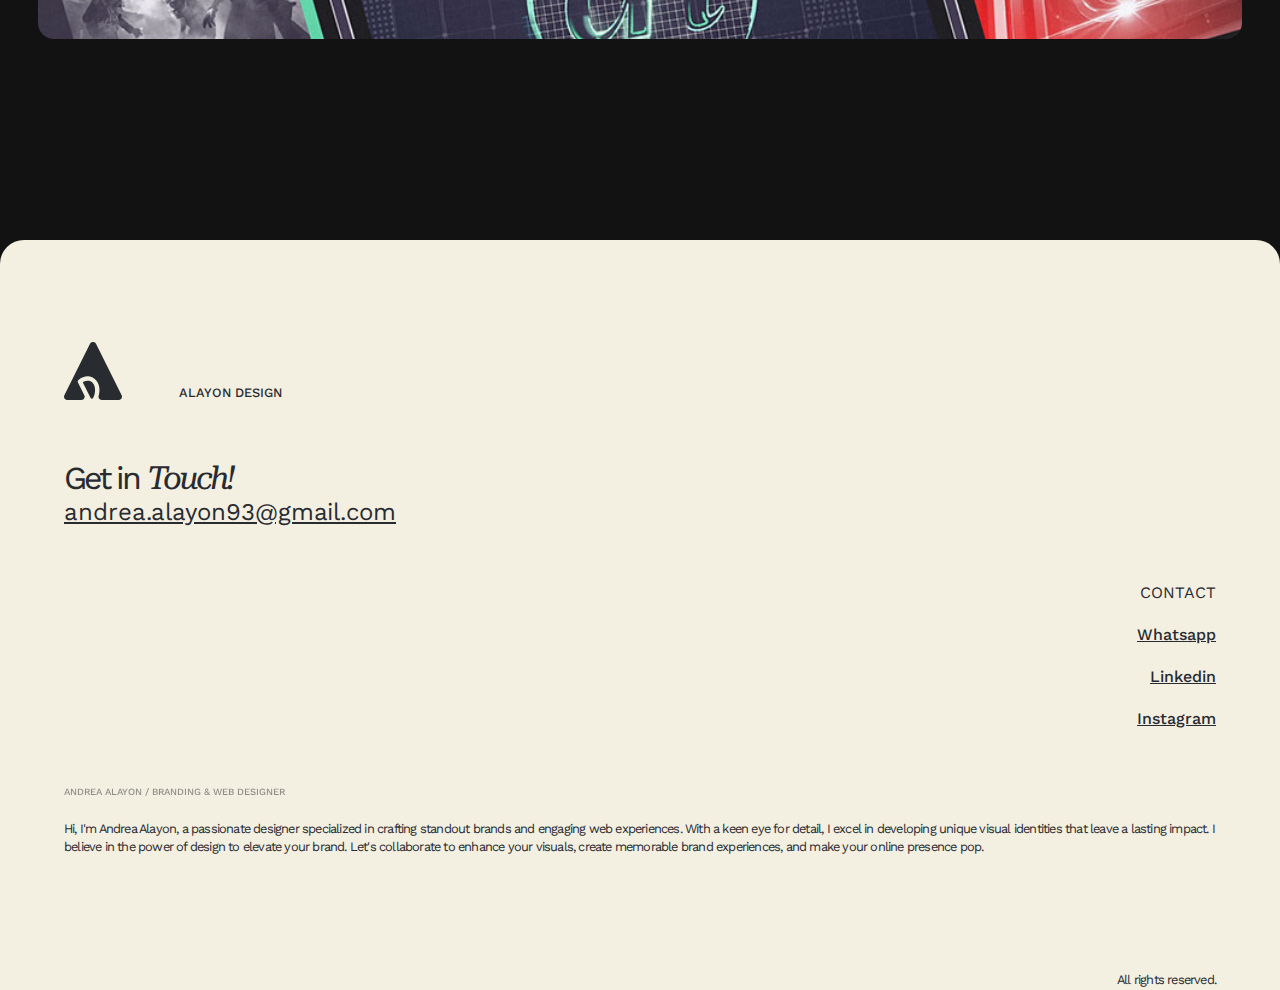
<file: portfolioWeb.html>
<!DOCTYPE html>
<html lang="en">

<head>
    <meta charset="UTF-8">
    <meta name="viewport" content="width=device-width, initial-scale=1.0">


    <!-- BOOTSTRAP -->
    <link href="https://cdn.jsdelivr.net/npm/bootstrap@5.3.2/dist/css/bootstrap.min.css" rel="stylesheet"
        integrity="sha384-T3c6CoIi6uLrA9TneNEoa7RxnatzjcDSCmG1MXxSR1GAsXEV/Dwwykc2MPK8M2HN" crossorigin="anonymous">
    <!-- FONTS -->
    <link rel="preconnect" href="https://fonts.googleapis.com">
    <link rel="preconnect" href="https://fonts.gstatic.com" crossorigin>
    <link
        href="https://fonts.googleapis.com/css2?family=Roboto+Serif:ital,opsz,wght@0,8..144,500;1,8..144,500&family=Work+Sans:wght@400;500&display=swap"
        rel="stylesheet">
    <!-- CSS-->
    <link rel="stylesheet" href="CSS/style.css">
    <!-- FAVICON -->
    <link rel="apple-touch-icon" sizes="180x180" href="img/favicon/apple-touch-icon.png">
    <link rel="icon" type="image/png" sizes="32x32" href="img/favicon/favicon-32x32.png">
    <link rel="icon" type="image/png" sizes="16x16" href="img/favicon/favicon-16x16.png">
    <link rel="manifest" href="img/favicon/site.webmanifest">
    <link rel="mask-icon" href="img/favicon/safari-pinned-tab.svg" color="#5bbad5">
    <meta name="msapplication-TileColor" content="#da532c">
    <meta name="theme-color" content="#ffffff">
    <!-- TITTLE -->
    <title>Alayón Design</title>
</head>

<body class="body bodyB">
    <div class="box">
        <!--HEADER-->
        <div class="header">
            <div class="headerLogo">
                <img src="img/alayon_design_logo_bone.svg" onclick="window.location.href='index.html'" alt="logo"
                    class="logo">
                <h5>ALAYON DESIGN</h5>
                <h5></h5>
            </div>
            <div class="headerNav">

                <ul class="nav">
                    <li class="nav-item">
                        <a class="nav-link" aria-current="page" href="index.html">HOME</a>
                    </li>
                    <li class="nav-item">
                        <a class="nav-link" href="index.html#about">ABOUT</a>
                    </li>
                    <li class="nav-item">
                        <a class="contact"
                        href="#footer">CONTACT</a>
                    </li>
                </ul>

            </div>
        </div>

        <!--HOME-->
        <section class="container-fluid home">
            <h1 class="h1SM">Web<br> <span>Design</span>
            </h1>
            <h1 class="h1MD">Web <span>Design</span>
            </h1>
            <p>Welcome to my web design portfolio, where I combine creativity with functionality to create experiences
                that meet user needs. I'm Andrea Alayon, a passionate professional graphic designer with a focus on
                UX/UI design. My work focuses on shaping visually appealing interfaces and developing optimal
                experiences that reflect the unique essence of each brand.
            </p>
            <div class="container btnBox">
                <button type="button" class="btn btn-link"
                    onclick="location.href='mailto:andrea.alayon93@gmail.com?subject=Job%20Interview%20Request&body=Hi%20Andrea!%20I%20have%20reviewed%20your%20profile%20and%20I%20am%20very%20interested%20in%20talking%20to%20you%20about%20an%20job%20opportunity.%20Can%20we%20schedule%20a%20quick%20call%20this%20week?%20Thank%20you!'">Let’s
                    Connect</button>
            </div>
        </section>
        <!--PORTFOLIO-->

        <div class="row svgSection">

            <img src="img/webDessvg/web_pag01.svg" alt="portfolio">
            <img src="img/webDessvg/web_pag02.svg" alt="portfolio">
            <img src="img/webDessvg/web_pag03.svg" alt="portfolio">
            <img src="img/webDessvg/web_pag04.svg" alt="portfolio">
            <img src="img/webDessvg/web_pag05.svg" alt="portfolio">
            <img src="img/webDessvg/web_pag06.svg" alt="portfolio">
            <img src="img/webDessvg/web_pag07.svg" alt="portfolio">
            <img src="img/webDessvg/web_pag08.svg" alt="portfolio">
            <img src="img/webDessvg/web_pag09.svg" alt="portfolio">
            <img src="img/webDessvg/web_pag10.svg" alt="portfolio">
            <img src="img/webDessvg/web_pag11.svg" alt="portfolio">
            <img src="img/webDessvg/web_pag12.svg" alt="portfolio">
            <img src="img/webDessvg/web_pag13.svg" alt="portfolio">
            <img src="img/webDessvg/web_pag14.svg" alt="portfolio">
            <img src="img/webDessvg/web_pag15.svg" alt="portfolio">
            <img src="img/webDessvg/web_pag16.svg" alt="portfolio">
            <img src="img/webDessvg/web_pag17.svg" alt="portfolio">


        </div>


        <!--MORE PROJECTS-->
        <div class="moreprojects row">
            <h3>More <span>Projects</span></h3>
            <div class="col-12 col-md-6">
                <div class="container">

                    <a href="portfolioLogos.html">BRANDS AND LOGOS</a>
                </div>
                <div class="container imgPage braLog" onclick="window.location.href='portfolioLogos.html';"></div>
            </div>
            <div class="col-12 col-md-6">
                <div class="container">
                    <a href="portfolioGraphic.html">GRAPHIC DESIGN</a>
                </div>
                <div class="container imgPage graDes" onclick="window.location.href='portfolioGraphic.html';"></div>
            </div>
        </div>
    </div>
    <footer id="footer" class="container-fluid">
        <div class="container-fluid footerMain">
            <div class="container-fluid">
                <div class="row">
                    <div class="col-12 col-md-6">
                        <div class="footerLogo">
                            <img src="img/alayon_design_logo_grey.svg" onclick="window.location.href='index.html'"
                                alt="logo" class="logo">
                            <h5>ALAYON DESIGN</h5>
                        </div>
                        <div class="footerEmail">
                            <h2>Get in <span>Touch!</span></h2>
                            <a href="mailto:andrea.alayon93@gmail.com?subject=Job%Oportunity&body=Hi%20Andrea!%20I%20have%20reviewed%20your%20profile%20and%20I%20am%20very%20interested%20in%20talking%20to%20you%20about%20an%20job%20opportunity.%20Can%20we%20schedule%20a%20quick%20call%20this%20week?%20Thank%20you!"
                                target="_blank">andrea.alayon93@gmail.com</a>
                        </div>
                    </div>
                    <div class="col-12 col-md-6">
                        <div class="container-fluid footerLink">
                            <h5>CONTACT</h5>
                            <a href="https://api.whatsapp.com/send?phone=34652604792&text=Hi%20Andrea!%20%F0%9F%91%8B%20I've%20reviewed%20your%20profile%20and%20I'm%20very%20interested%20in%20talking%20to%20you%20about%20an%20job%20opportunity.%20Can%20we%20schedule%20a%20quick%20call%20this%20week?%20Thank%20you!%20"
                                target="_blank">Whatsapp</a>
                            <a href="https://www.linkedin.com/in/aalayon/" target="_blank">Linkedin</a>
                            <a href="https://www.instagram.com/alayondesign?igsh=ZTloZnNvdzV5dGF5&utm_source=qr"
                                target="_blank">Instagram</a>
                        </div>
                    </div>
                    <div class="col-12 col-md-6">
                        <div class="container-fluid footerEnd">
                            <h5>ANDREA ALAYON / BRANDING & WEB DESIGNER</h5>
                            <p>
                                Hi, I'm Andrea Alayon, a passionate designer specialized in crafting standout brands
                                and
                                engaging web experiences. With a keen eye for detail, I excel in developing unique
                                visual
                                identities that leave a lasting impact. I believe in the power of design to elevate
                                your
                                brand. Let's collaborate to enhance your visuals, create memorable brand
                                experiences,
                                and
                                make your online presence pop.
                            </p>

                        </div>
                    </div>
                    <div class="col-12 col-md-6 pRig">
                        <p class="span">All rights reserved.</p>
                    </div>
                </div>
            </div>
        </div>
    </footer>

</body>

</html>
</file>
<file: CSS/style.css>
@charset "UTF-8";
* {
  margin: 0;
  padding: 0;
}

:root {
  --fontRob: "Roboto Serif", serif;
  --fontWork: "Work Sans", sans-serif;
  --color60: #f9f6ee;
  --color60Aux: #ece4ce;
  --color30: #282b30;
  --color10: #b73c3c;
}

.body {
  background-color: var(--color60);
  display: flex;
  flex-direction: column;
  justify-content: center;
  align-items: center;
  padding: 0%;
  margin: 0%;
}
.body .box {
  max-width: 1300px;
  padding: 0%;
  margin: 0%;
  padding: 5%;
  padding-bottom: 0%;
}
.body .box .header {
  padding: 0%;
  margin: 0%;
  display: flex;
  justify-content: center;
}
.body .box .header .headerLogo {
  display: flex;
  justify-content: flex-start;
  align-items: center;
  width: 100%;
}
.body .box .header .headerLogo h5 {
  padding: 0%;
  margin: 0%;
  font-family: var(--fontWork);
  font-weight: 400;
  letter-spacing: 0%;
  font-size: 0.8rem;
  text-align: justify;
  font-weight: 500;
  padding-left: 5%;
}
.body .box .header .headerLogo .logo {
  width: 5%;
  padding-bottom: 2%;
}
.body .box .header .headerNav {
  padding: 0%;
  margin: 0%;
  width: 100%;
}
.body .box .header .headerNav .nav {
  padding: 0%;
  margin: 0%;
  display: flex;
  justify-content: end;
  align-items: center;
  list-style: none;
}
.body .box .header .headerNav .nav .nav-item {
  padding: 0%;
  margin: 0%;
  padding-right: 0%;
  margin-right: 0%;
  /* .contact:hover {
      padding: 0.8rem;
      padding-left: 2rem;
      padding-right: 2rem;
      border-radius: 5rem;
      text-decoration: underline;
      background-color: var(--color60Aux);
  }*/
}
.body .box .header .headerNav .nav .nav-item a {
  padding-right: 0%;
  margin-right: 0%;
  font-family: var(--fontWork);
  font-weight: 400;
  letter-spacing: 0%;
  font-size: 0.8rem;
  text-align: justify;
  color: var(--color30);
  text-decoration: none;
  font-weight: 500;
  text-align: end;
}
.body .box .header .headerNav .nav .nav-item a:hover {
  text-decoration: underline;
}
.body .box .header .headerNav .nav .nav-item .contact {
  display: none;
}
.body .box .header .headerNav .nav .contactli {
  display: none;
}
.body .box .homeTwo {
  display: none;
}
.body .box .home {
  padding: 0%;
  margin: 0%;
  padding-top: 15%;
}
.body .box .home h1 {
  font-family: var(--fontWork);
  font-weight: 420;
  letter-spacing: -0.2rem;
  font-size: 3.5rem;
  line-height: 4rem;
}
.body .box .home h1 span {
  font-family: var(--fontRob);
  font-weight: 0;
  font-size: 3.5rem;
}
.body .box .home p {
  font-family: var(--fontWork);
  font-weight: 400;
  font-size: 0.95rem;
  letter-spacing: -0.005rem;
  line-height: 1.2rem;
  padding-top: 2%;
}
.body .box .home .btnBox {
  padding: 0%;
  margin: 0%;
  padding-top: 2%;
}
.body .box .home .btnBox .btn {
  padding: 1.5%;
  padding-left: 10%;
  padding-right: 10%;
  background-color: var(--color60Aux);
  border: none;
  border-radius: 2rem;
  text-decoration: none;
  font-family: var(--fontWork);
  font-weight: 500;
  font-size: 1rem;
  color: var(--color30);
  background-color: transparent;
  color: var(--color10);
  border: var(--color10) solid 1.5px;
}
.body .box .home .btnBox .btn:hover {
  opacity: 100%;
}
.body .box .portfolio {
  padding-top: 15%;
}
.body .box .portfolio .pfs {
  display: flex;
}
.body .box .portfolio .pfm {
  display: none;
}
.body .box .portfolio .porRow h5 {
  font-family: var(--fontWork);
  font-weight: 500;
  letter-spacing: -0.004rem;
  font-size: 1.1rem;
  line-height: 2.1rem;
  padding-left: 4%;
}
.body .box .portfolio .porRow .porColCss {
  padding: 0%;
  margin: 0%;
  padding-top: 10%;
  padding-bottom: 5%;
  display: flex;
  flex-direction: column;
  justify-content: end;
}
.body .box .portfolio .porRow .porColCss p {
  padding-top: 5%;
  font-family: var(--fontWork);
  font-weight: 400;
  font-size: 0.95rem;
  letter-spacing: -0.005rem;
  line-height: 1.2rem;
  text-align: center;
}
.body .box .portfolio .porRow .porColCss .btn {
  width: 100%;
  padding: 3%;
  padding-left: 10%;
  padding-right: 10%;
  background-color: var(--color60Aux);
  border: none;
  border-radius: 2rem;
  text-decoration: none;
  font-family: var(--fontWork);
  font-weight: 500;
  font-size: 1rem;
  color: var(--color30);
}
.body .box .portfolio .porRow .porColCss .porBox {
  background-color: rgb(178, 178, 247);
  height: 380px;
  border-radius: 1rem;
  opacity: 1;
  background-repeat: none;
  background-size: cover;
  margin-top: 2%;
}
.body .box .portfolio .porRow .porColCss .porBoxA {
  background-image: url("../img/graphic_design_01.jpg");
  background-repeat: no-repeat;
  background-position: center;
  background-size: cover;
}
.body .box .portfolio .porRow .porColCss .porBoxA:hover {
  background-image: url("../img/graphic_design_02.jpg");
}
.body .box .portfolio .porRow .porColCss .porBoxB {
  background-image: url("../img/logos_01.jpg");
  background-repeat: no-repeat;
  background-position: center;
  background-size: cover;
}
.body .box .portfolio .porRow .porColCss .porBoxB:hover {
  background-image: url("../img/logos_02.jpg");
}
.body .box .portfolio .porRow .porColCss .porBoxC {
  background-image: url("../img/web_design_01.jpg");
  background-repeat: no-repeat;
  background-position: center;
  background-size: cover;
}
.body .box .portfolio .porRow .porColCss .porBoxC:hover {
  background-image: url("../img/web_design_02.jpg");
}
.body .box .about {
  padding-top: 15%;
}
.body .box .about .btnGroup2 {
  display: none;
}
.body .box .about .aboutHead .profilePicture {
  width: 25%;
  border-radius: 5rem;
}
.body .box .about .aboutHead h1 {
  font-family: var(--fontWork);
  font-weight: 420;
  letter-spacing: -0.2rem;
  font-size: 3.5rem;
  line-height: 4rem;
  padding-bottom: 4%;
  padding-top: 10%;
}
.body .box .about .aboutHead h1 span {
  font-family: var(--fontRob);
  font-style: italic;
  font-weight: 0;
  font-size: 3.5rem;
}
.body .box .about .aboutHead p {
  font-family: var(--fontWork);
  font-weight: 500;
  letter-spacing: -0.004rem;
  font-size: 1.1rem;
  line-height: 2.1rem;
  font-size: 1.2rem;
}
.body .box .about .aboSec {
  padding-top: 10%;
}
.body .box .about .aboSec h1 {
  font-family: var(--fontWork);
  font-weight: 500;
  letter-spacing: -0.004rem;
  font-size: 1.1rem;
  line-height: 2.1rem;
}
.body .box .about .aboSec h1 span {
  font-family: var(--fontRob);
  font-style: italic;
  font-weight: 0;
  font-size: 3.5rem;
}
.body .box .about .aboSec .aboutGroup {
  border-top: var(--color30) solid 0.1rem;
  padding-top: 5%;
}
.body .box .about .aboSec .aboutGroup .aboutItem h2 {
  margin-top: auto;
  margin-bottom: auto;
  font-family: var(--fontWork);
  font-weight: 500;
  font-size: 0.7rem;
  letter-spacing: -0.005rem;
  line-height: 0.8rem;
  color: var(--color10);
  text-align: start;
}
.body .box .about .aboSec .aboutGroup .aboutItem p {
  font-family: var(--fontWork);
  font-weight: 400;
  font-size: 0.95rem;
  letter-spacing: -0.005rem;
  line-height: 1.2rem;
  font-size: 0.6rem;
}
.body .box .about .aboSec .aboutGroup .aboutItem a {
  font-family: var(--fontWork);
  font-weight: 500;
  font-size: 0.7rem;
  letter-spacing: -0.005rem;
  line-height: 0.8rem;
  text-decoration: underline;
  opacity: 0.5;
  text-align: start;
}
.body .box .about .aboSec .aboutGroup .aboutItem .colA {
  padding: 0%;
  margin: 0%;
}
.body .box .about .aboSec .aboutGroup .aboutItem .colB {
  padding: 0%;
  margin: 0%;
  text-align: start;
  padding-right: 5%;
}
.body .box .about .aboSec .aboutGroup .aboutItem .colC {
  padding: 0%;
  margin: 0%;
  text-align: center;
}
.body .box .about .btnGroup {
  padding-bottom: 5%;
}
.body .box .about .btnGroup .btnBox {
  padding: 0%;
  margin: 0%;
  display: flex;
  flex-direction: column;
}
.body .box .about .btnGroup .btnBox .btn {
  margin-top: 5%;
  padding: 3%;
  padding-left: 10%;
  padding-right: 10%;
  background-color: var(--color60Aux);
  border: none;
  border-radius: 2rem;
  text-decoration: none;
  font-family: var(--fontWork);
  font-weight: 500;
  font-size: 1rem;
  color: var(--color30);
}
.body .box .about .btnGroup .btnBox .btn a {
  color: inherit;
  text-decoration: none;
}
.body .box .about .btnGroup .btnBox .btn:hover {
  text-decoration: underline;
}
.body .box .about .btnGroup .btnBox .git {
  background-color: var(--color30);
  color: var(--color60);
}
.body footer {
  padding: 0%;
  margin: 0%;
  background-color: #f3efe1;
  padding-top: 15%;
  padding-left: 5%;
  padding-right: 5%;
  margin-top: 15%;
  border-top-right-radius: 1.5rem;
  border-top-left-radius: 1.5rem;
}
.body footer .footerLogo {
  display: flex;
  justify-content: flex-start;
  align-items: end;
}
.body footer .footerLogo h5 {
  padding: 0%;
  margin: 0%;
  font-family: var(--fontWork);
  font-weight: 400;
  letter-spacing: 0%;
  font-size: 0.8rem;
  text-align: justify;
  font-weight: 500;
  padding-left: 5%;
}
.body footer .footerLogo .logo {
  width: 5%;
}
.body footer .footerEmail {
  padding-top: 15%;
}
.body footer .footerEmail h2 {
  padding: 0%;
  margin: 0%;
  font-family: var(--fontWork);
  font-weight: 420;
  letter-spacing: -0.2rem;
  font-size: 3.5rem;
  line-height: 4rem;
  font-size: 2.5rem;
}
.body footer .footerEmail h2 span {
  font-family: var(--fontRob);
  font-style: italic;
  font-weight: 0;
  font-size: 3.5rem;
  font-size: 2.5rem;
}
.body footer .footerEmail a {
  font-family: var(--fontWork);
  font-weight: 400;
  font-size: 1.2rem;
  letter-spacing: -0.005rem;
  text-decoration: underline;
  color: var(--color30);
}
.body footer .footerLink {
  padding: 0%;
  margin: 0%;
  padding-top: 15%;
  display: flex;
  flex-direction: column;
}
.body footer .footerLink h5 {
  font-family: var(--fontWork);
  font-weight: 400;
  letter-spacing: 0%;
  font-size: 0.8rem;
  text-align: justify;
}
.body footer .footerLink a {
  color: var(--color30);
  font-family: var(--fontWork);
  font-weight: 500;
  padding-top: 2%;
}
.body footer .footerLink .arrowBox {
  padding: 0%;
  margin: 0%;
  display: flex;
  justify-content: flex-start;
  align-items: end;
}
.body footer .footerLink .arrowBox .arrow {
  width: 15px;
  height: 25px;
  transform: rotate(-45deg);
  margin-left: 2%;
}
.body footer .footerEnd {
  padding: 0%;
  margin: 0%;
  padding-top: 15%;
}
.body footer .footerEnd h5 {
  font-family: var(--fontWork);
  font-weight: 400;
  letter-spacing: 0%;
  font-size: 0.8rem;
  text-align: justify;
  font-weight: 500;
  opacity: 0.5;
  text-align: left;
}
.body footer .footerEnd p {
  padding-top: 2%;
  font-family: var(--fontWork);
  font-weight: 400;
  font-size: 0.95rem;
  letter-spacing: -0.005rem;
  line-height: 1.2rem;
  width: 100%;
}
.body footer .footerEnd .span {
  font-family: var(--fontWork);
  font-weight: 400;
  font-size: 0.95rem;
  letter-spacing: -0.005rem;
  line-height: 1.2rem;
  color: var(--color30);
  padding-top: 10%;
  font-size: 0.8rem;
}

@media (min-width: 576px) and (max-width: 768px) {
  /* Estilos específicos para pantallas pequeñas */
  .body {
    padding: 0%;
    margin: 0%;
    background-color: var(--color60);
  }
  .body .box {
    padding: 0%;
    margin: 0%;
    padding: 5%;
    padding-bottom: 0%;
    /*  .header {
        @include resetmp();
        display: flex;
        justify-content: space-between;
        // background-color: purple;
        .headerLogo {
            display: flex;
            justify-content: flex-start;
            align-items: end;
            //background-color: greenyellow;
            h5 {
                @include resetmp();
                @include fonth5();
                font-weight: 500;
                padding-left: 5%;
            }
            .logo {
                width: 8%;
                padding-bottom: 2%;
            }
        }
        .headerNav {
            @include resetmp();
            width: 100%;

            .nav {
                @include resetmp();
                display: flex;
                justify-content: end;
                align-items: end;
                list-style: none;
                .nav-item {
                    @include resetmp();
                    padding-left: 0%;
                    padding-left: 15%;
                    a {
                        @include resetmp();
                        @include fonth5();
                        padding-bottom: -50%;
                        color: var(--color30);
                        text-decoration: none;
                        font-weight: 500;
                    }
                }
            }
        }
    }*/
  }
  .body .box .home {
    padding: 0%;
    margin: 0%;
    padding-top: 15%;
  }
  .body .box .home h1 {
    font-family: var(--fontWork);
    font-weight: 420;
    letter-spacing: -0.2rem;
    font-size: 4.5rem;
    line-height: 5rem;
  }
  .body .box .home h1 span {
    font-family: var(--fontRob);
    font-weight: 0;
    font-size: 4.5rem;
  }
  .body .box .home p {
    font-family: var(--fontWork);
    font-weight: 400;
    font-size: 1rem;
    letter-spacing: -0.005rem;
    line-height: 1.5rem;
    padding-top: 2%;
  }
  .body .box .home .btnBox {
    padding: 0%;
    margin: 0%;
    padding-top: 2%;
  }
  .body .box .home .btnBox .btn {
    padding: 1.5%;
    padding-left: 10%;
    padding-right: 10%;
    background-color: var(--color60Aux);
    border: none;
    border-radius: 2rem;
    text-decoration: none;
    font-family: var(--fontWork);
    font-weight: 500;
    font-size: 1.2rem;
    color: var(--color30);
    background-color: var(--color60);
    color: var(--color10);
    border: var(--color10) solid 1.5px;
  }
  .body .box .home .btnBox .btn:hover {
    opacity: 100%;
  }
  .body .box .portfolio {
    padding-top: 10%;
  }
  .body .box .portfolio .porRow h5 {
    font-family: var(--fontWork);
    font-weight: 500;
    letter-spacing: -0.004rem;
    font-size: 1.5rem;
    line-height: 2.5rem;
    padding-left: 4%;
  }
  .body .box .portfolio .porRow .porColCss {
    padding: 0%;
    margin: 0%;
    padding-top: 10%;
    padding-bottom: 5%;
    display: flex;
    flex-direction: column;
    justify-content: center;
  }
  .body .box .portfolio .porRow .porColCss p {
    padding-top: 5%;
    font-family: var(--fontWork);
    font-weight: 400;
    font-size: 1rem;
    letter-spacing: -0.005rem;
    line-height: 1.5rem;
    text-align: left;
    padding-left: 4%;
  }
  .body .box .portfolio .porRow .porColCss .btn {
    width: 100%;
    padding: 1%;
    margin-left: 4%;
    margin-top: 2%;
    width: 30%;
    background-color: var(--color60Aux);
    border: none;
    border-radius: 2rem;
    text-decoration: none;
    font-family: var(--fontWork);
    font-weight: 500;
    font-size: 1.2rem;
    color: var(--color30);
  }
  .body .box .portfolio .porRow .porColCss .porBox {
    background-color: rgb(178, 178, 247);
    height: 380px;
    border-radius: 1rem;
    opacity: 1;
    background-repeat: none;
    background-size: cover;
    margin-top: 2%;
  }
  .body .box .portfolio .porRow .porColCss .porBoxA {
    background-image: url("../img/graphic_design_01.jpg");
    background-color: red;
  }
  .body .box .portfolio .porRow .porColCss .porBoxB {
    background-image: url("../img/logos_02.jpg");
  }
  .body .box .portfolio .porRow .porColCss .porBoxC {
    background-image: url("../img/web_design_01.jpg");
  }
  .body .box .about {
    padding-top: 15%;
  }
  .body .box .about .aboutHead .profilePicture {
    width: 30%;
    border-radius: 5rem;
  }
  .body .box .about .aboutHead h1 {
    font-family: var(--fontWork);
    font-weight: 420;
    letter-spacing: -0.2rem;
    font-size: 4.5rem;
    line-height: 5rem;
    padding-bottom: 4%;
    padding-top: 10%;
  }
  .body .box .about .aboutHead h1 span {
    font-family: var(--fontRob);
    font-style: italic;
    font-weight: 0;
    font-size: 4.5rem;
  }
  .body .box .about .aboutHead p {
    font-family: var(--fontWork);
    font-weight: 500;
    letter-spacing: -0.004rem;
    font-size: 1.5rem;
    line-height: 2.5rem;
  }
  .body .box .about .aboSec {
    padding-top: 10%;
  }
  .body .box .about .aboSec h1 {
    font-family: var(--fontWork);
    font-weight: 500;
    letter-spacing: -0.004rem;
    font-size: 1.5rem;
    line-height: 2.5rem;
  }
  .body .box .about .aboSec h1 span {
    font-family: var(--fontRob);
    font-style: italic;
    font-weight: 0;
    font-size: 4.5rem;
  }
  .body .box .about .aboSec .aboutGroup {
    border-top: var(--color30) solid 0.1rem;
    padding-top: 5%;
  }
  .body .box .about .aboSec .aboutGroup .aboutItem {
    padding-top: 2%;
  }
  .body .box .about .aboSec .aboutGroup .aboutItem h2 {
    margin: auto;
    font-family: var(--fontWork);
    font-weight: 500;
    font-size: 1rem;
    letter-spacing: -0.005rem;
    line-height: 0.8rem;
    color: var(--color10);
    text-align: start;
    line-height: 1.2rem;
    height: 100%;
  }
  .body .box .about .aboSec .aboutGroup .aboutItem p {
    height: 100%;
    font-family: var(--fontWork);
    font-weight: 400;
    font-size: 1rem;
    letter-spacing: -0.005rem;
    line-height: 1.5rem;
    font-size: 0.9rem;
    padding-top: 5%;
  }
  .body .box .about .aboSec .aboutGroup .aboutItem a {
    height: 100%;
    font-family: var(--fontWork);
    font-weight: 500;
    font-size: 1rem;
    letter-spacing: -0.005rem;
    line-height: 0.8rem;
    text-decoration: underline;
    opacity: 0.5;
    text-align: start;
    height: 100%;
  }
  .body .box .about .aboSec .aboutGroup .aboutItem .colA {
    padding: 0%;
    margin: 0%;
    display: flex;
    justify-content: start;
    align-items: center;
  }
  .body .box .about .aboSec .aboutGroup .aboutItem .colB {
    padding: 0%;
    margin: 0%;
    text-align: start;
    padding-right: 5%;
  }
  .body .box .about .aboSec .aboutGroup .aboutItem .colC {
    padding: 0%;
    margin: 0%;
    text-align: center;
  }
  .body .box .about .btnGroup {
    padding-bottom: 5%;
  }
  .body .box .about .btnGroup .btnBox {
    padding: 0%;
    margin: 0%;
    display: flex;
    flex-direction: row;
    justify-content: space-between;
  }
  .body .box .about .btnGroup .btnBox .btn {
    margin-top: 5%;
    padding: 1%;
    margin-left: 4%;
    margin-top: 2%;
    width: 30%;
    background-color: var(--color60Aux);
    border: none;
    border-radius: 2rem;
    text-decoration: none;
    font-family: var(--fontWork);
    font-weight: 500;
    font-size: 1.2rem;
    color: var(--color30);
    width: 40%;
  }
  .body .box .about .btnGroup .btnBox .btn a {
    color: inherit;
    text-decoration: none;
  }
  .body .box .about .btnGroup .btnBox .git {
    background-color: var(--color30);
    color: var(--color60);
  }
  .body footer {
    padding-top: 8%;
  }
  .body footer .footerMain {
    background-color: transparent;
    padding-top: 0%;
    border-top-right-radius: 1.5rem;
    border-top-left-radius: 1.5rem;
    /* .footerLogo {
        display: flex;
        justify-content: flex-start;
        align-items: end;
        //background-color: greenyellow;
        h5 {
            @include resetmp();
            @include fonth5();
            font-weight: 500;
            padding-left: 5%;
        }
        .logo {
            width: 5%;
        }
    }*/
  }
  .body footer .footerMain .footerEmail {
    padding-top: 5%;
  }
  .body footer .footerMain .footerEmail h2 {
    padding: 0%;
    margin: 0%;
    font-family: var(--fontWork);
    font-weight: 420;
    letter-spacing: -0.2rem;
    font-size: 4.5rem;
    line-height: 5rem;
    font-size: 3.5rem;
    line-height: 3.5rem;
  }
  .body footer .footerMain .footerEmail h2 span {
    font-family: var(--fontRob);
    font-style: italic;
    font-weight: 0;
    font-size: 4.5rem;
    font-size: 3.5rem;
  }
  .body footer .footerMain .footerEmail a {
    font-family: var(--fontWork);
    font-weight: 400;
    font-size: 1.8rem;
    letter-spacing: -0.005rem;
    text-decoration: underline;
    color: var(--color30);
    padding-top: 5%;
  }
  .body footer .footerMain .footerLink {
    padding: 0%;
    margin: 0%;
    padding-top: 10%;
    display: flex;
    flex-direction: column;
  }
  .body footer .footerMain .footerLink h5 {
    font-family: var(--fontWork);
    font-weight: 400;
    letter-spacing: 0%;
    font-size: 1.2rem;
    text-align: justify;
    font-size: 1rem;
  }
  .body footer .footerMain .footerLink a {
    color: var(--color30);
    font-family: var(--fontWork);
    font-weight: 500;
    font-size: 1.2rem;
    padding-top: 2%;
    font-size: 1rem;
  }
  .body footer .footerMain .footerLink .arrowBox {
    padding: 0%;
    margin: 0%;
    display: flex;
    justify-content: flex-start;
    align-items: end;
  }
  .body footer .footerMain .footerLink .arrowBox .arrow {
    width: 15px;
    height: 25px;
    transform: rotate(-45deg);
    margin-left: 2%;
  }
  .body footer .footerMain .footerEnd {
    padding: 0%;
    margin: 0%;
    padding-top: 10%;
  }
  .body footer .footerMain .footerEnd h5 {
    font-family: var(--fontWork);
    font-weight: 400;
    letter-spacing: 0%;
    font-size: 1.2rem;
    text-align: justify;
    font-weight: 500;
    opacity: 0.5;
    text-align: left;
    font-size: 1rem;
  }
  .body footer .footerMain .footerEnd p {
    padding-top: 2%;
    font-family: var(--fontWork);
    font-weight: 400;
    font-size: 1rem;
    letter-spacing: -0.005rem;
    line-height: 1.5rem;
    font-weight: 500;
    width: 100%;
  }
  .body footer .footerMain .pRig {
    display: flex;
    justify-content: start;
    align-items: end;
  }
  .body footer .footerMain .pRig .span {
    font-family: var(--fontWork);
    font-weight: 400;
    font-size: 1rem;
    letter-spacing: -0.005rem;
    line-height: 1.5rem;
    color: var(--color30);
    padding-top: 10%;
    font-size: 0.8rem;
    text-align: end;
  }
  .bodyB {
    background-color: #121212;
    color: var(--color60);
  }
  .bodyB .box .header .headerNav .nav .nav-item a {
    color: var(--color90);
  }
  .bodyB .box .home {
    padding: 0%;
    margin: 0%;
    padding-top: 15%;
  }
  .bodyB .box .home h1 {
    font-family: var(--fontWork);
    font-weight: 420;
    letter-spacing: -0.2rem;
    font-size: 4.5rem;
    line-height: 5rem;
  }
  .bodyB .box .home h1 span {
    font-family: var(--fontRob);
    font-weight: 0;
    font-size: 4.5rem;
  }
  .bodyB .box .home p {
    font-family: var(--fontWork);
    font-weight: 400;
    font-size: 1rem;
    letter-spacing: -0.005rem;
    line-height: 1.5rem;
    padding-top: 10%;
    padding-right: 20%;
  }
  .bodyB .box .home .btnBox {
    display: none;
  }
  .bodyB footer {
    color: var(--color30);
  }
}
.bodyB {
  background-color: #121212;
  color: var(--color60);
}
.bodyB .box .header .headerNav .nav .nav-item a {
  color: var(--color90);
}
.bodyB .box .home {
  padding-top: 15%;
}
.bodyB .box .home h1 {
  font-family: var(--fontWork);
  font-weight: 420;
  letter-spacing: -0.2rem;
  font-size: 3.5rem;
  line-height: 4rem;
}
.bodyB .box .home h1 span {
  font-family: var(--fontRob);
  font-weight: 0;
  font-size: 3.5rem;
}
.bodyB .box .home .h1SM {
  display: block;
}
.bodyB .box .home .h1MD {
  display: none;
}
.bodyB .box .home p {
  font-family: var(--fontWork);
  font-weight: 400;
  font-size: 0.95rem;
  letter-spacing: -0.005rem;
  line-height: 1.2rem;
  padding: 0%;
  margin: 0%;
  font-size: 1rem;
  letter-spacing: 0.005rem;
  line-height: 1.2rem;
  padding-top: 10%;
  padding-right: 15%;
}
.bodyB .box .home .btnBox {
  display: none;
}
.bodyB .box .svgSection {
  padding-top: 10%;
}
.bodyB .box .moreprojects {
  padding-top: 10%;
}
.bodyB .box .moreprojects h3 {
  font-family: var(--fontWork);
  font-weight: 420;
  letter-spacing: -0.2rem;
  font-size: 3.5rem;
  line-height: 4rem;
  font-size: 2.5rem;
}
.bodyB .box .moreprojects h3 span {
  font-family: var(--fontRob);
  font-style: italic;
  font-weight: 0;
  font-size: 3.5rem;
  font-size: 2.5rem;
}
.bodyB .box .moreprojects a {
  font-size: 1rem;
  text-decoration: none;
  color: var(--color60);
  font-family: var(--fontWork);
  font-weight: 400;
  letter-spacing: 0%;
  font-size: 0.8rem;
  text-align: justify;
}
.bodyB .box .moreprojects .imgPage {
  margin-top: 5%;
  margin-bottom: 5%;
  height: 150px;
  border-radius: 1rem;
  background-position: center;
  background-repeat: no-repeat;
  background-size: cover;
}
.bodyB .box .moreprojects .braLog {
  background-image: url("../img/logos_01.jpg");
}
.bodyB .box .moreprojects .braLog:hover {
  background-image: url("../img/logos_02.jpg");
}
.bodyB .box .moreprojects .webDes {
  background-image: url("../img/web_design_01.jpg");
}
.bodyB .box .moreprojects .webDes:hover {
  background-image: url("../img/web_design_02.jpg");
}
.bodyB .box .moreprojects .graDes {
  background-image: url("../img/graphic_design_01.jpg");
}
.bodyB .box .moreprojects .graDes:hover {
  background-image: url("../img/graphic_design_02.jpg");
}
.bodyB footer {
  color: var(--color30);
}

@media (min-width: 769px) and (max-width: 992px) {
  /* Estilos específicos para pantallas pequeñas */
  .body {
    background-color: var(--color60);
    padding: 0%;
    margin: 0%;
  }
  .body .box {
    padding: 0%;
    margin: 0%;
    padding: 3%;
  }
  .body .box .header .headerLogo {
    align-items: center;
  }
  .body .box .header .headerNav .nav {
    display: flex;
    justify-content: end;
    align-items: center;
  }
  .body .box .header .headerNav .nav .nav-item {
    padding: 0%;
    margin: 0%;
    padding-right: 0%;
    padding-left: 5%;
    text-align: end;
    width: auto;
  }
  .body .box .header .headerNav .nav .nav-item .contact {
    padding: 0%;
    margin: 0%;
    display: block;
  }
  .body .box .header .headerNav .nav .contact {
    display: block;
  }
  .body .box .home {
    display: none;
  }
  .body .box .homeTwo {
    display: block;
    padding-top: 10%;
  }
  .body .box .homeTwo .branding {
    padding: 0%;
    margin: 0%;
    width: 55%;
    text-align: right;
  }
  .body .box .homeTwo .branding h1 {
    padding: 0%;
    margin: 0%;
    font-family: var(--fontWork);
    font-weight: 420;
    letter-spacing: -0.2rem;
    font-size: 5rem;
    line-height: 5rem;
  }
  .body .box .homeTwo .branding span {
    font-family: var(--fontRob);
    font-weight: 0;
    font-size: 5rem;
  }
  .body .box .homeTwo .webDesign {
    padding: 0%;
    margin: 0%;
    display: flex;
    text-align: left;
    margin-left: auto;
    align-items: end;
  }
  .body .box .homeTwo .webDesign .btnBox {
    padding: 0%;
    margin: 0%;
    width: 40%;
    display: flex;
    justify-content: center;
    align-items: end;
  }
  .body .box .homeTwo .webDesign .btnBox .btn {
    padding: 0%;
    margin: 0%;
    padding: 1%;
    padding-left: 5%;
    padding-right: 5%;
    background-color: var(--color60Aux);
    border: none;
    border-radius: 2rem;
    text-decoration: none;
    font-family: var(--fontWork);
    font-weight: 500;
    font-size: 0.8rem;
    color: var(--color30);
    background-color: transparent;
    border: var(--color10) solid 1.5px;
    color: var(--color10);
    margin-bottom: 4.5%;
  }
  .body .box .homeTwo .webDesign h1 {
    padding: 0%;
    margin: 0%;
    font-family: var(--fontWork);
    font-weight: 420;
    letter-spacing: -0.2rem;
    font-size: 5rem;
    line-height: 5rem;
  }
  .body .box .homeTwo .text {
    font-family: var(--fontWork);
    font-weight: 400;
    font-size: 0.8rem;
    line-height: 1rem;
    padding-top: 5%;
    padding-left: 7%;
    padding-right: 5%;
  }
  .body .box .portfolio {
    margin-top: 5%;
    padding: 0%;
  }
  .body .box .portfolio .pfs {
    display: none;
  }
  .body .box .portfolio .pfm {
    display: flex;
  }
  .body .box .portfolio .porRow .porColCss {
    padding: 0%;
    margin: 0%;
    padding: 5%;
    padding-top: 2%;
    padding-bottom: 0%;
    display: flex;
    flex-direction: column;
    justify-content: space-between;
  }
  .body .box .portfolio .porRow .porColCss h5 {
    font-family: var(--fontWork);
    font-weight: 500;
    letter-spacing: -0.004rem;
    font-size: 0.9rem;
    line-height: 1.5rem;
  }
  .body .box .portfolio .porRow .porColCss p {
    padding-top: 5%;
    font-family: var(--fontWork);
    font-weight: 400;
    font-size: 0.8rem;
    line-height: 1rem;
    text-align: left;
    padding-left: 4%;
  }
  .body .box .portfolio .porRow .porColCss .btn {
    width: 100%;
    padding: 1%;
    margin-left: 4%;
    margin-top: 2%;
    width: 30%;
    background-color: var(--color60Aux);
    border: none;
    border-radius: 2rem;
    text-decoration: none;
    font-family: var(--fontWork);
    font-weight: 500;
    font-size: 0.8rem;
    color: var(--color30);
    display: none;
  }
  .body .box .portfolio .porRow .porColCss .porBox {
    background-color: rgb(178, 178, 247);
    height: 300px;
    border-radius: 1rem;
    opacity: 1;
    background-repeat: none;
    background-size: cover;
    margin-top: 2%;
  }
  .body .box .portfolio .porRow .porColCss .porBoxA {
    background-image: url("../img/graphic_design_01.jpg");
    background-repeat: no-repeat;
    background-position: center;
    background-size: cover;
    height: 716px;
  }
  .body .box .portfolio .porRow .porColCss .porBoxA:hover {
    background-image: url("../img/graphic_design_02.jpg");
  }
  .body .box .portfolio .porRow .porColCss .porBoxB {
    background-image: url("../img/logos_01.jpg");
    background-repeat: no-repeat;
    background-position: center;
    background-size: cover;
  }
  .body .box .portfolio .porRow .porColCss .porBoxB:hover {
    background-image: url("../img/logos_02.jpg");
  }
  .body .box .portfolio .porRow .porColCss .porBoxC {
    background-image: url("../img/web_design_01.jpg");
    background-repeat: no-repeat;
    background-position: center;
    background-size: cover;
  }
  .body .box .portfolio .porRow .porColCss .porBoxC:hover {
    background-image: url("../img/web_design_02.jpg");
  }
  .body .box .portfolio .porRow .porB {
    background-color: transparent;
  }
  .body .box .portfolio .porRow .porC {
    display: flex;
    justify-content: flex-start;
  }
  .body .box .about {
    padding: 0%;
    margin: 0%;
    padding-top: 5%;
  }
  .body .box .about .btnGroup2 {
    display: block;
  }
  .body .box .about .btnGroup2 .btnBox2 {
    display: flex;
    justify-content: end;
    align-items: center;
  }
  .body .box .about .btnGroup2 .btnBox2 .btn {
    padding: 1%;
    padding-left: 5%;
    padding-right: 5%;
    background-color: var(--color60Aux);
    border: none;
    border-radius: 2rem;
    text-decoration: none;
    font-family: var(--fontWork);
    font-weight: 500;
    font-size: 0.8rem;
    color: var(--color30);
    margin-left: 5%;
  }
  .body .box .about .btnGroup2 .btnBox2 .btn a {
    color: inherit;
    text-decoration: none;
  }
  .body .box .about .btnGroup2 .btnBox2 .btn:hover {
    text-decoration: underline;
  }
  .body .box .about .btnGroup2 .btnBox2 .git {
    background-color: var(--color30);
    color: var(--color60);
  }
  .body .box .about .aboutHead .horizontal {
    display: flex;
    justify-content: center;
    align-items: start;
    padding: 0%;
    margin: 0%;
  }
  .body .box .about .aboutHead .profilePicture {
    width: 15%;
    border-radius: 50rem;
    margin-top: 3%;
    margin-right: 4%;
  }
  .body .box .about .aboutHead h1 {
    font-family: var(--fontWork);
    font-weight: 420;
    letter-spacing: -0.2rem;
    font-size: 5rem;
    line-height: 5rem;
    padding: 0%;
    margin: 0%;
    font-size: 3rem;
  }
  .body .box .about .aboutHead h1 span {
    font-family: var(--fontRob);
    font-style: italic;
    font-weight: 0;
    font-size: 4.5rem;
    font-size: 3rem;
  }
  .body .box .about .aboutHead p {
    font-family: var(--fontWork);
    font-weight: 500;
    letter-spacing: -0.004rem;
    font-size: 0.9rem;
    line-height: 1.5rem;
    font-size: 1rem;
    padding: 5%;
  }
  .body .box .about .aboSec {
    padding-top: 5%;
  }
  .body .box .about .aboSec h4 {
    font-family: var(--fontWork);
    font-weight: 500;
    letter-spacing: -0.004rem;
    font-size: 0.9rem;
    line-height: 1.5rem;
  }
  .body .box .about .aboSec h4 span {
    font-family: var(--fontRob);
    font-style: italic;
    font-weight: 0;
    font-size: 4.5rem;
  }
  .body .box .about .aboSec .aboutGroup {
    border-top: var(--color30) solid 0.1rem;
    padding: 8%;
    padding-top: 5%;
    padding-bottom: 0%;
  }
  .body .box .about .aboSec .aboutGroup .aboutItem {
    padding-top: 2%;
  }
  .body .box .about .aboSec .aboutGroup .aboutItem h2 {
    margin: auto;
    font-family: var(--fontWork);
    font-weight: 500;
    font-size: 0.8rem;
    letter-spacing: -0.005rem;
    line-height: 0.8rem;
    color: var(--color10);
    text-align: start;
    line-height: 1.2rem;
    height: 100%;
  }
  .body .box .about .aboSec .aboutGroup .aboutItem p {
    height: 100%;
    font-family: var(--fontWork);
    font-weight: 400;
    font-size: 0.8rem;
    line-height: 1rem;
    padding-top: 15%;
  }
  .body .box .about .aboSec .aboutGroup .aboutItem a {
    font-family: var(--fontWork);
    font-weight: 500;
    font-size: 0.8rem;
    letter-spacing: -0.005rem;
    line-height: 0.8rem;
    text-decoration: underline;
    opacity: 0.5;
    text-align: start;
    height: 100%;
  }
  .body .box .about .aboSec .aboutGroup .aboutItem .colA {
    padding: 0%;
    margin: 0%;
    display: flex;
    justify-content: start;
    align-items: center;
  }
  .body .box .about .aboSec .aboutGroup .aboutItem .colB {
    padding: 0%;
    margin: 0%;
    text-align: start;
    padding-right: 5%;
  }
  .body .box .about .aboSec .aboutGroup .aboutItem .colC {
    padding: 0%;
    margin: 0%;
    text-align: center;
  }
  .body .box .about .btnGroup {
    padding-bottom: 5%;
  }
  .body .box .about .btnGroup .btnBox {
    display: none;
  }
  .body footer {
    padding-top: 8%;
    margin-top: 8%;
    border-top-right-radius: 1.5rem;
    border-top-left-radius: 1.5rem;
  }
  .body footer .footerMain {
    background-color: transparent;
    padding: 0%;
    margin: 0%;
    /* .footerLogo {
        display: flex;
        justify-content: flex-start;
        align-items: end;
        //background-color: greenyellow;
        h5 {
            @include resetmp();
            @include fonth5();
            font-weight: 500;
            padding-left: 5%;
        }
        .logo {
            width: 5%;
        }
    }*/
  }
  .body footer .footerMain .footerEmail {
    padding: 0%;
    margin: 0%;
    padding-top: 5%;
  }
  .body footer .footerMain .footerEmail h2 {
    font-family: var(--fontWork);
    font-weight: 420;
    letter-spacing: -0.2rem;
    font-size: 5rem;
    line-height: 5rem;
    font-size: 2rem;
    line-height: 2.5rem;
  }
  .body footer .footerMain .footerEmail h2 span {
    font-family: var(--fontRob);
    font-style: italic;
    font-weight: 0;
    font-size: 4.5rem;
    font-size: 2rem;
  }
  .body footer .footerMain .footerEmail a {
    font-family: var(--fontWork);
    font-weight: 400;
    font-size: 1.8rem;
    letter-spacing: -0.005rem;
    text-decoration: underline;
    color: var(--color30);
    font-size: 1.5rem;
  }
  .body footer .footerMain .footerLink {
    padding: 0%;
    margin: 0%;
    padding-top: 5%;
    display: flex;
    flex-direction: column;
  }
  .body footer .footerMain .footerLink h5 {
    font-family: var(--fontWork);
    font-weight: 400;
    letter-spacing: 0%;
    font-size: 1.2rem;
    text-align: justify;
    text-align: end;
    font-size: 1rem;
  }
  .body footer .footerMain .footerLink a {
    color: var(--color30);
    font-family: var(--fontWork);
    font-weight: 500;
    font-size: 1.2rem;
    padding-top: 2%;
    text-align: end;
    font-size: 1rem;
  }
  .body footer .footerMain .footerLink .arrowBox {
    padding: 0%;
    margin: 0%;
    display: flex;
    justify-content: flex-start;
    align-items: end;
  }
  .body footer .footerMain .footerLink .arrowBox .arrow {
    width: 15px;
    height: 25px;
    transform: rotate(-45deg);
    margin-left: 2%;
  }
  .body footer .footerMain .footerEnd {
    padding: 0%;
    margin: 0%;
    padding-top: 5%;
  }
  .body footer .footerMain .footerEnd h5 {
    font-family: var(--fontWork);
    font-weight: 400;
    letter-spacing: 0%;
    font-size: 1.2rem;
    text-align: justify;
    font-weight: 500;
    opacity: 0.5;
    text-align: left;
    font-size: 0.6rem;
  }
  .body footer .footerMain .footerEnd p {
    padding-top: 2%;
    font-family: var(--fontWork);
    font-weight: 400;
    font-size: 0.8rem;
    line-height: 1rem;
    font-size: 0.8rem;
    line-height: 1.1rem;
  }
  .body footer .footerMain .pRig {
    display: flex;
    justify-content: end;
    align-items: end;
  }
  .body footer .footerMain .pRig .span {
    font-family: var(--fontWork);
    font-weight: 400;
    font-size: 0.8rem;
    line-height: 1rem;
    color: var(--color30);
    padding-top: 10%;
    font-size: 0.8rem;
    text-align: end;
  }
  .bodyB {
    background-color: #121212;
    color: var(--color60);
  }
  .bodyB .box .header .headerNav .nav .nav-item a {
    color: var(--color90);
  }
  .bodyB .box .home {
    display: block;
    padding: 0%;
    margin: 0%;
    padding-top: 10%;
  }
  .bodyB .box .home h1 {
    font-family: var(--fontWork);
    font-weight: 420;
    letter-spacing: -0.2rem;
    font-size: 5rem;
    line-height: 5rem;
    font-size: 5rem;
  }
  .bodyB .box .home h1 span {
    font-family: var(--fontRob);
    font-weight: 0;
    font-size: 5rem;
    font-size: 5rem;
  }
  .bodyB .box .home .h1SM {
    display: none;
  }
  .bodyB .box .home .h1MD {
    display: block;
  }
  .bodyB .box .home p {
    padding-top: 5%;
  }
  .bodyB .box .home .btnBox {
    display: none;
  }
  .bodyB .box .svgSection {
    padding-top: 8%;
  }
  .bodyB .box .moreprojects {
    padding-top: 10%;
  }
  .bodyB .box .moreprojects h3 {
    font-family: var(--fontWork);
    font-weight: 420;
    letter-spacing: -0.2rem;
    font-size: 5rem;
    line-height: 5rem;
    font-size: 2.5rem;
  }
  .bodyB .box .moreprojects h3 span {
    font-family: var(--fontRob);
    font-style: italic;
    font-weight: 0;
    font-size: 4.5rem;
    font-size: 2.5rem;
  }
  .bodyB .box .moreprojects h4 {
    font-family: var(--fontWork);
    font-weight: 400;
    letter-spacing: 0%;
    font-size: 1.2rem;
    text-align: justify;
    font-size: 1rem;
  }
  .bodyB .box .moreprojects .imgPage {
    margin-top: 5%;
    margin-bottom: 5%;
    height: 150px;
    border-radius: 1rem;
    background-position: center;
    background-repeat: no-repeat;
    background-size: cover;
  }
  .bodyB .box .moreprojects .braLog {
    background-image: url("../img/logos_01.jpg");
  }
  .bodyB .box .moreprojects .braLog:hover {
    background-image: url("../img/logos_02.jpg");
  }
  .bodyB .box .moreprojects .webDes {
    background-image: url("../img/web_design_01.jpg");
  }
  .bodyB .box .moreprojects .webDes:hover {
    background-image: url("../img/web_design_02.jpg");
  }
  .bodyB .box .moreprojects .graDes {
    background-image: url("../img/graphic_design_01.jpg");
  }
  .bodyB .box .moreprojects .graDes:hover {
    background-image: url("../img/graphic_design_02.jpg");
  }
  .bodyB footer {
    color: var(--color30);
  }
}
@media (min-width: 993px) {
  /* Estilos específicos para pantallas pequeñas */
  .body {
    background-color: var(--color60);
    padding: 0%;
    margin: 0%;
  }
  .body .box {
    padding: 0%;
    margin: 0%;
    padding: 3%;
  }
  .body .box .header .headerLogo {
    align-items: center;
  }
  .body .box .header .headerNav .nav {
    display: flex;
    justify-content: end;
    align-items: center;
  }
  .body .box .header .headerNav .nav .nav-item {
    padding: 0%;
    margin: 0%;
    padding-right: 0%;
    padding-left: 5%;
    text-align: end;
    width: auto;
  }
  .body .box .header .headerNav .nav .nav-item .contact {
    padding: 0%;
    margin: 0%;
    display: block;
  }
  .body .box .header .headerNav .nav .contact {
    display: block;
  }
  .body .box .home {
    display: none;
  }
  .body .box .homeTwo {
    display: block;
    padding-top: 10%;
  }
  .body .box .homeTwo .branding {
    padding: 0%;
    margin: 0%;
    width: 55%;
    text-align: right;
  }
  .body .box .homeTwo .branding h1 {
    padding: 0%;
    margin: 0%;
    font-family: var(--fontWork);
    font-weight: 420;
    letter-spacing: -0.2rem;
    font-size: 6rem;
    line-height: 6.5rem;
  }
  .body .box .homeTwo .branding span {
    font-family: var(--fontRob);
    font-weight: 0;
    font-size: 5rem;
  }
  .body .box .homeTwo .webDesign {
    padding: 0%;
    margin: 0%;
    display: flex;
    text-align: left;
    margin-left: auto;
    align-items: end;
  }
  .body .box .homeTwo .webDesign .btnBox {
    padding: 0%;
    margin: 0%;
    width: 40%;
    display: flex;
    justify-content: center;
    align-items: end;
  }
  .body .box .homeTwo .webDesign .btnBox .btn {
    padding: 0%;
    margin: 0%;
    padding: 1%;
    padding-left: 5%;
    padding-right: 5%;
    background-color: var(--color60Aux);
    border: none;
    border-radius: 2rem;
    text-decoration: none;
    font-family: var(--fontWork);
    font-weight: 500;
    font-size: 1.2rem;
    color: var(--color30);
    background-color: transparent;
    border: var(--color10) solid 1.5px;
    color: var(--color10);
    margin-bottom: 7%;
  }
  .body .box .homeTwo .webDesign h1 {
    padding: 0%;
    margin: 0%;
    font-family: var(--fontWork);
    font-weight: 420;
    letter-spacing: -0.2rem;
    font-size: 6rem;
    line-height: 6.5rem;
  }
  .body .box .homeTwo .text {
    font-family: var(--fontWork);
    font-weight: 400;
    font-size: 1rem;
    letter-spacing: -0.05rem;
    line-height: 1.2rem;
    padding-top: 5%;
    padding-left: 7%;
    padding-right: 5%;
  }
  .body .box .portfolio {
    margin-top: 5%;
    padding: 0%;
  }
  .body .box .portfolio .pfs {
    display: none;
  }
  .body .box .portfolio .pfm {
    display: flex;
  }
  .body .box .portfolio .porRow .porColCss {
    padding: 0%;
    margin: 0%;
    padding: 5%;
    padding-top: 2%;
    padding-bottom: 0%;
    display: flex;
    flex-direction: column;
    justify-content: space-between;
  }
  .body .box .portfolio .porRow .porColCss h5 {
    font-family: var(--fontWork);
    font-weight: 500;
    letter-spacing: -0.004rem;
    font-size: 1.2rem;
    line-height: 1.8rem;
  }
  .body .box .portfolio .porRow .porColCss p {
    padding-top: 5%;
    font-family: var(--fontWork);
    font-weight: 400;
    font-size: 1rem;
    letter-spacing: -0.05rem;
    line-height: 1.2rem;
    text-align: left;
    padding-left: 4%;
  }
  .body .box .portfolio .porRow .porColCss .btn {
    width: 100%;
    padding: 1%;
    margin-left: 4%;
    margin-top: 2%;
    width: 30%;
    background-color: var(--color60Aux);
    border: none;
    border-radius: 2rem;
    text-decoration: none;
    font-family: var(--fontWork);
    font-weight: 500;
    font-size: 1.2rem;
    color: var(--color30);
    display: none;
  }
  .body .box .portfolio .porRow .porColCss .porBox {
    background-color: rgb(178, 178, 247);
    height: 300px;
    border-radius: 1rem;
    opacity: 1;
    background-repeat: none;
    background-size: cover;
    margin-top: 2%;
  }
  .body .box .portfolio .porRow .porColCss .porBoxA {
    background-image: url("../img/graphic_design_01.jpg");
    background-repeat: no-repeat;
    background-position: center;
    background-size: cover;
    height: 716px;
  }
  .body .box .portfolio .porRow .porColCss .porBoxA:hover {
    background-image: url("../img/graphic_design_02.jpg");
  }
  .body .box .portfolio .porRow .porColCss .porBoxB {
    background-image: url("../img/logos_01.jpg");
    background-repeat: no-repeat;
    background-position: center;
    background-size: cover;
  }
  .body .box .portfolio .porRow .porColCss .porBoxB:hover {
    background-image: url("../img/logos_02.jpg");
  }
  .body .box .portfolio .porRow .porColCss .porBoxC {
    background-image: url("../img/web_design_01.jpg");
    background-repeat: no-repeat;
    background-position: center;
    background-size: cover;
  }
  .body .box .portfolio .porRow .porColCss .porBoxC:hover {
    background-image: url("../img/web_design_02.jpg");
  }
  .body .box .portfolio .porRow .porB {
    background-color: transparent;
  }
  .body .box .portfolio .porRow .porC {
    display: flex;
    justify-content: flex-start;
  }
  .body .box .about {
    padding: 0%;
    margin: 0%;
    padding-top: 10%;
  }
  .body .box .about .btnGroup2 {
    display: block;
  }
  .body .box .about .btnGroup2 .btnBox2 {
    display: flex;
    justify-content: end;
    align-items: center;
  }
  .body .box .about .btnGroup2 .btnBox2 .btn {
    padding: 1%;
    padding-left: 5%;
    padding-right: 5%;
    background-color: var(--color60Aux);
    border: none;
    border-radius: 2rem;
    text-decoration: none;
    font-family: var(--fontWork);
    font-weight: 500;
    font-size: 1.2rem;
    color: var(--color30);
    font-size: 1rem;
    margin-left: 5%;
  }
  .body .box .about .btnGroup2 .btnBox2 .btn a {
    color: inherit;
    text-decoration: none;
  }
  .body .box .about .btnGroup2 .btnBox2 .btn:hover {
    text-decoration: underline;
  }
  .body .box .about .btnGroup2 .btnBox2 .git {
    background-color: var(--color30);
    color: var(--color60);
  }
  .body .box .about .aboutHead .horizontal {
    display: flex;
    justify-content: center;
    align-items: start;
    padding: 0%;
    margin: 0%;
  }
  .body .box .about .aboutHead .profilePicture {
    width: 15%;
    border-radius: 50rem;
    margin-top: 3%;
    margin-right: 4%;
  }
  .body .box .about .aboutHead h1 {
    font-family: var(--fontWork);
    font-weight: 420;
    letter-spacing: -0.2rem;
    font-size: 6rem;
    line-height: 6.5rem;
    padding: 0%;
    margin: 0%;
    font-size: 4.5rem;
  }
  .body .box .about .aboutHead h1 span {
    font-family: var(--fontRob);
    font-style: italic;
    font-weight: 0;
    font-size: 6rem;
    font-size: 4.5rem;
  }
  .body .box .about .aboutHead p {
    font-family: var(--fontWork);
    font-weight: 500;
    letter-spacing: -0.004rem;
    font-size: 1.2rem;
    line-height: 1.8rem;
    font-size: 1.2rem;
    padding: 5%;
  }
  .body .box .about .aboSec {
    padding-top: 10%;
    padding: 5%;
  }
  .body .box .about .aboSec h4 {
    font-family: var(--fontWork);
    font-weight: 500;
    letter-spacing: -0.004rem;
    font-size: 1.2rem;
    line-height: 1.8rem;
  }
  .body .box .about .aboSec h4 span {
    font-family: var(--fontRob);
    font-style: italic;
    font-weight: 0;
    font-size: 6rem;
  }
  .body .box .about .aboSec .aboutGroup {
    border-top: var(--color30) solid 0.1rem;
    padding: 4%;
    padding-top: 5%;
    padding-bottom: 0%;
  }
  .body .box .about .aboSec .aboutGroup .aboutItem {
    padding-top: 2%;
  }
  .body .box .about .aboSec .aboutGroup .aboutItem h2 {
    margin: auto;
    font-family: var(--fontWork);
    font-weight: 500;
    font-size: 1.1rem;
    letter-spacing: -0.005rem;
    line-height: 0.8rem;
    color: var(--color10);
    text-align: start;
    line-height: 1.2rem;
    height: 100%;
  }
  .body .box .about .aboSec .aboutGroup .aboutItem p {
    height: 100%;
    font-family: var(--fontWork);
    font-weight: 400;
    font-size: 1rem;
    letter-spacing: -0.05rem;
    line-height: 1.2rem;
    padding-top: 7%;
  }
  .body .box .about .aboSec .aboutGroup .aboutItem a {
    font-family: var(--fontWork);
    font-weight: 500;
    font-size: 1.1rem;
    letter-spacing: -0.005rem;
    line-height: 0.8rem;
    text-decoration: underline;
    opacity: 0.5;
    text-align: start;
    height: 100%;
    padding-top: 7%;
  }
  .body .box .about .aboSec .aboutGroup .aboutItem .colA {
    padding: 0%;
    margin: 0%;
    display: flex;
    justify-content: start;
    align-items: center;
  }
  .body .box .about .aboSec .aboutGroup .aboutItem .colB {
    padding: 0%;
    margin: 0%;
    text-align: start;
    padding-right: 5%;
  }
  .body .box .about .aboSec .aboutGroup .aboutItem .colC {
    padding: 0%;
    margin: 0%;
    text-align: center;
  }
  .body .box .about .btnGroup {
    padding-bottom: 5%;
  }
  .body .box .about .btnGroup .btnBox {
    display: none;
  }
  .body footer {
    padding-top: 8%;
    margin-top: 8%;
    border-top-right-radius: 1.5rem;
    border-top-left-radius: 1.5rem;
  }
  .body footer .footerMain {
    background-color: transparent;
    padding: 0%;
    margin: 0%;
    /* .footerLogo {
        display: flex;
        justify-content: flex-start;
        align-items: end;
        //background-color: greenyellow;
        h5 {
            @include resetmp();
            @include fonth5();
            font-weight: 500;
            padding-left: 5%;
        }
        .logo {
            width: 5%;
        }
    }*/
  }
  .body footer .footerMain .footerEmail {
    padding: 0%;
    margin: 0%;
    padding-top: 5%;
  }
  .body footer .footerMain .footerEmail h2 {
    font-family: var(--fontWork);
    font-weight: 420;
    letter-spacing: -0.2rem;
    font-size: 6rem;
    line-height: 6.5rem;
    font-size: 2rem;
    line-height: 2.5rem;
  }
  .body footer .footerMain .footerEmail h2 span {
    font-family: var(--fontRob);
    font-style: italic;
    font-weight: 0;
    font-size: 6rem;
    font-size: 2rem;
  }
  .body footer .footerMain .footerEmail a {
    font-family: var(--fontWork);
    font-weight: 400;
    font-size: 1.8rem;
    letter-spacing: -0.005rem;
    text-decoration: underline;
    color: var(--color30);
    font-size: 1.5rem;
  }
  .body footer .footerMain .footerLink {
    padding: 0%;
    margin: 0%;
    padding-top: 5%;
    display: flex;
    flex-direction: column;
  }
  .body footer .footerMain .footerLink h5 {
    font-family: var(--fontWork);
    font-weight: 400;
    letter-spacing: 0%;
    font-size: 1.2rem;
    text-align: justify;
    text-align: end;
    font-size: 1rem;
  }
  .body footer .footerMain .footerLink a {
    color: var(--color30);
    font-family: var(--fontWork);
    font-weight: 500;
    font-size: 1.2rem;
    padding-top: 2%;
    text-align: end;
    font-size: 1rem;
  }
  .body footer .footerMain .footerLink .arrowBox {
    padding: 0%;
    margin: 0%;
    display: flex;
    justify-content: flex-start;
    align-items: end;
  }
  .body footer .footerMain .footerLink .arrowBox .arrow {
    width: 15px;
    height: 25px;
    transform: rotate(-45deg);
    margin-left: 2%;
  }
  .body footer .footerMain .footerEnd {
    padding: 0%;
    margin: 0%;
    padding-top: 5%;
  }
  .body footer .footerMain .footerEnd h5 {
    font-family: var(--fontWork);
    font-weight: 400;
    letter-spacing: 0%;
    font-size: 1.2rem;
    text-align: justify;
    font-weight: 500;
    opacity: 0.5;
    text-align: left;
    font-size: 0.6rem;
  }
  .body footer .footerMain .footerEnd p {
    padding-top: 2%;
    font-family: var(--fontWork);
    font-weight: 400;
    font-size: 1rem;
    letter-spacing: -0.05rem;
    line-height: 1.2rem;
    font-size: 0.8rem;
    line-height: 1.1rem;
  }
  .body footer .footerMain .pRig {
    display: flex;
    justify-content: end;
    align-items: end;
  }
  .body footer .footerMain .pRig .span {
    font-family: var(--fontWork);
    font-weight: 400;
    font-size: 1rem;
    letter-spacing: -0.05rem;
    line-height: 1.2rem;
    color: var(--color30);
    padding-top: 10%;
    font-size: 0.8rem;
    text-align: end;
  }
  .bodyB {
    background-color: #121212;
    color: var(--color60);
  }
  .bodyB .box .header .headerNav .nav .nav-item a {
    color: var(--color90);
  }
  .bodyB .box .home {
    display: block;
    padding: 0%;
    margin: 0%;
    padding-top: 10%;
  }
  .bodyB .box .home h1 {
    font-family: var(--fontWork);
    font-weight: 420;
    letter-spacing: -0.2rem;
    font-size: 6rem;
    line-height: 6.5rem;
  }
  .bodyB .box .home h1 span {
    font-family: var(--fontRob);
    font-weight: 0;
    font-size: 5rem;
  }
  .bodyB .box .home .h1SM {
    display: none;
  }
  .bodyB .box .home .h1MD {
    display: block;
  }
  .bodyB .box .home p {
    padding-top: 5%;
  }
  .bodyB .box .home .btnBox {
    display: none;
  }
  .bodyB .box .svgSection {
    padding-top: 8%;
  }
  .bodyB .box .moreprojects {
    padding-top: 10%;
  }
  .bodyB .box .moreprojects h3 {
    font-family: var(--fontWork);
    font-weight: 420;
    letter-spacing: -0.2rem;
    font-size: 6rem;
    line-height: 6.5rem;
    font-size: 2.5rem;
  }
  .bodyB .box .moreprojects h3 span {
    font-family: var(--fontRob);
    font-style: italic;
    font-weight: 0;
    font-size: 6rem;
    font-size: 2.5rem;
  }
  .bodyB .box .moreprojects h4 {
    font-family: var(--fontWork);
    font-weight: 400;
    letter-spacing: 0%;
    font-size: 1.2rem;
    text-align: justify;
    font-size: 1rem;
  }
  .bodyB .box .moreprojects .imgPage {
    margin-top: 5%;
    margin-bottom: 5%;
    height: 150px;
    border-radius: 1rem;
    background-position: center;
    background-repeat: no-repeat;
    background-size: cover;
  }
  .bodyB .box .moreprojects .braLog {
    background-image: url("../img/logos_01.jpg");
  }
  .bodyB .box .moreprojects .braLog:hover {
    background-image: url("../img/logos_02.jpg");
  }
  .bodyB .box .moreprojects .webDes {
    background-image: url("../img/web_design_01.jpg");
  }
  .bodyB .box .moreprojects .webDes:hover {
    background-image: url("../img/web_design_02.jpg");
  }
  .bodyB .box .moreprojects .graDes {
    background-image: url("../img/graphic_design_01.jpg");
  }
  .bodyB .box .moreprojects .graDes:hover {
    background-image: url("../img/graphic_design_02.jpg");
  }
  .bodyB footer {
    color: var(--color30);
  }
}/*# sourceMappingURL=style.css.map */
</file>
